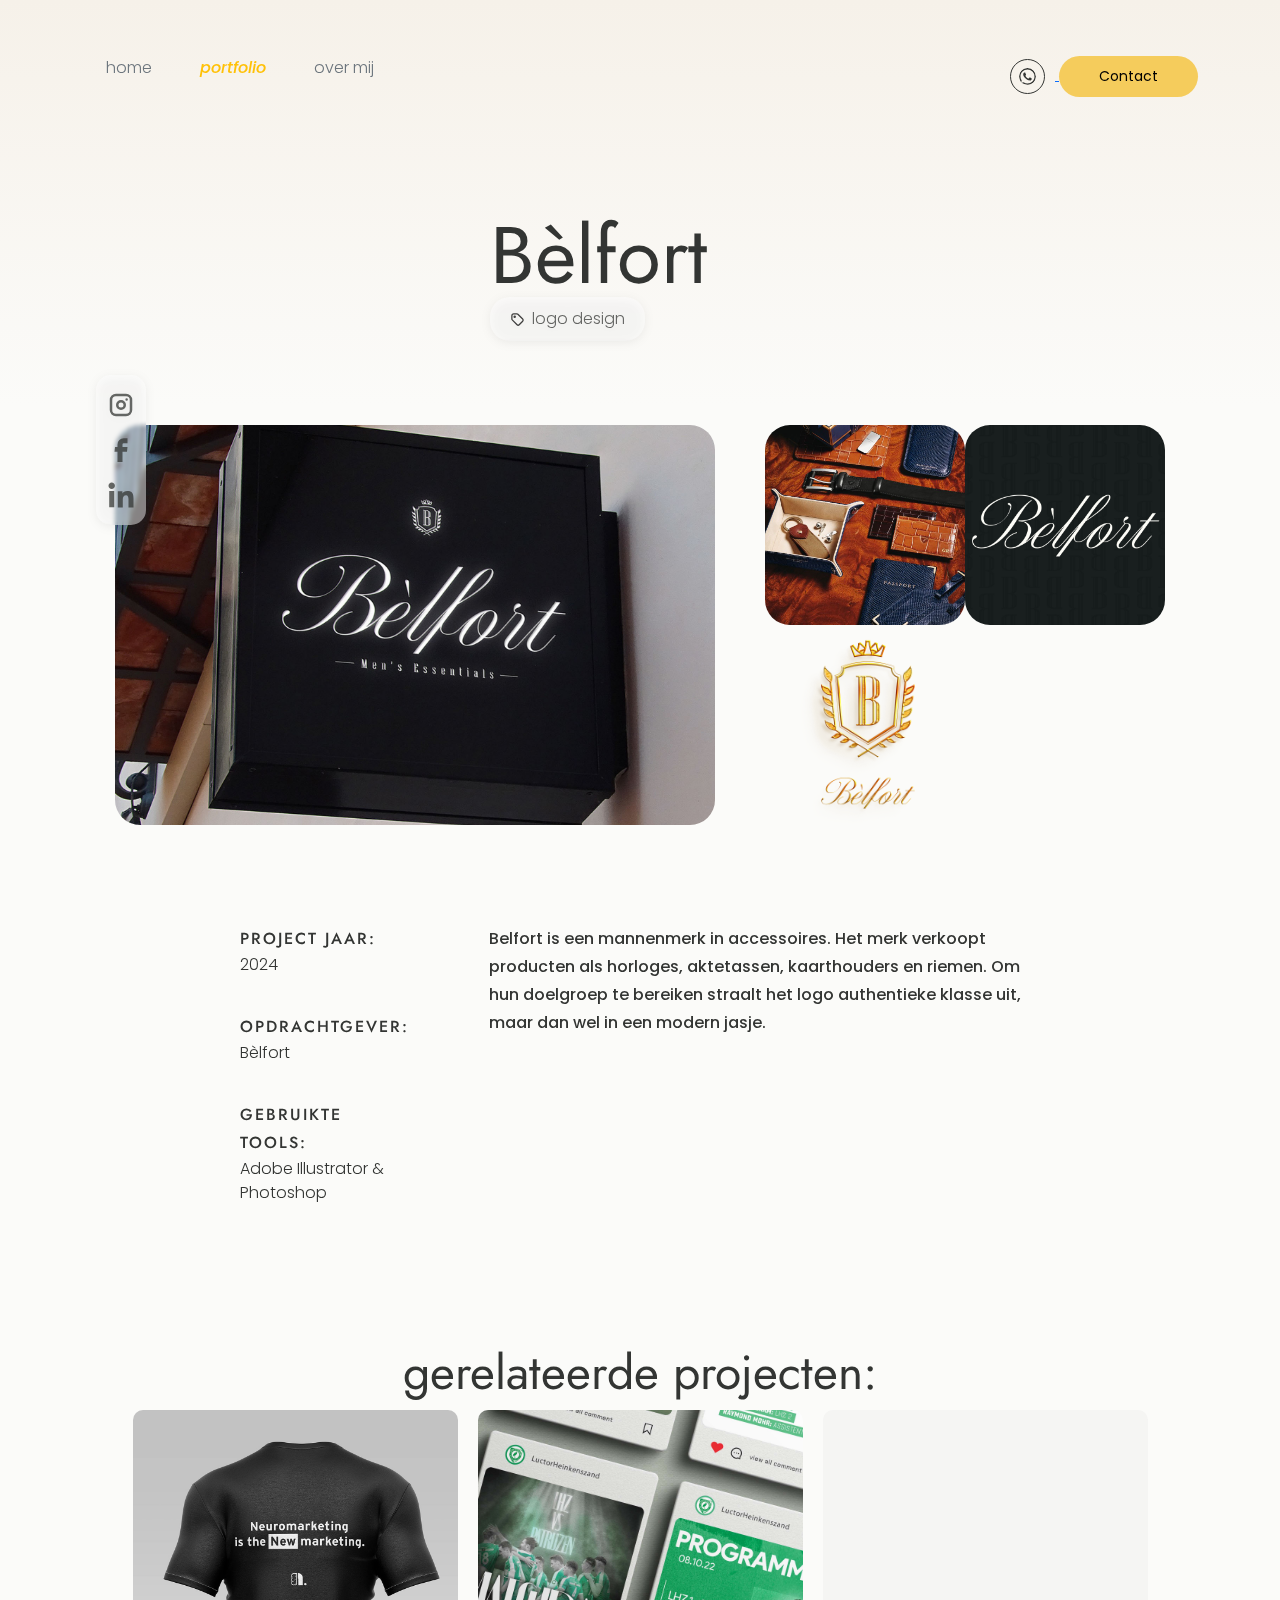
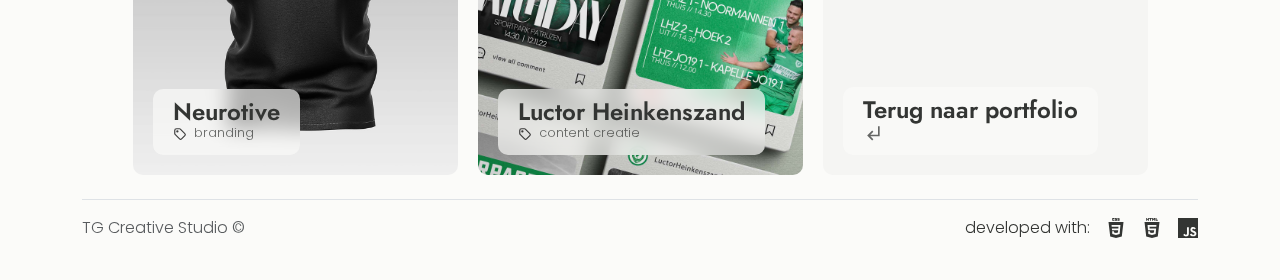
<file: public/project-belfort.html>
<!DOCTYPE html>
<html lang="en">
    <head>
        <meta charset="UTF-8" />
        <meta name="viewport" content="width=device-width, initial-scale=1.0" />
        <title>TG Creative Studio</title>
        <link rel="icon" type="image/x-icon" href="../images/favicon.ico.png" />
        <link
            href="https://cdn.jsdelivr.net/npm/bootstrap@5.3.3/dist/css/bootstrap.min.css"
            rel="stylesheet"
            integrity="sha384-QWTKZyjpPEjISv5WaRU9OFeRpok6YctnYmDr5pNlyT2bRjXh0JMhjY6hW+ALEwIH"
            crossorigin="anonymous" />
        <link rel="preconnect" href="https://fonts.googleapis.com" />
        <link rel="preconnect" href="https://fonts.gstatic.com" crossorigin />
        <link
            href="https://fonts.googleapis.com/css2?family=Jost:ital,wght@0,100..900;1,100..900&family=Poppins:ital,wght@0,100;0,200;0,300;0,400;0,500;0,600;0,700;0,800;0,900;1,100;1,200;1,300;1,400;1,500;1,600;1,700;1,800;1,900&display=swap"
            rel="stylesheet" />
        <link href="../style.css" rel="stylesheet" />
    </head>
    <body>
        <section id="social-bar">
            <div class="social-bar-column">
                <a href="https://www.instagram.com/timgoovers/" target="_blank">
                    <svg
                        xmlns="http://www.w3.org/2000/svg"
                        width="32"
                        height="32"
                        viewBox="0 0 24 24">
                        <g
                            fill="none"
                            stroke="currentColor"
                            stroke-linecap="round"
                            stroke-linejoin="round"
                            stroke-width="2">
                            <path
                                d="M4 8a4 4 0 0 1 4-4h8a4 4 0 0 1 4 4v8a4 4 0 0 1-4 4H8a4 4 0 0 1-4-4z" />
                            <path
                                d="M9 12a3 3 0 1 0 6 0a3 3 0 1 0-6 0m7.5-4.5v.01" />
                        </g>
                    </svg>
                </a>
                <a href="https://www.facebook.com/tim.goovers" target="_blank">
                    <svg
                        xmlns="http://www.w3.org/2000/svg"
                        width="32"
                        height="32"
                        viewBox="0 0 24 24">
                        <path
                            fill="currentColor"
                            d="M9.198 21.5h4v-8.01h3.604l.396-3.98h-4V7.5a1 1 0 0 1 1-1h3v-4h-3a5 5 0 0 0-5 5v2.01h-2l-.396 3.98h2.396z" />
                    </svg>
                </a>
                <a
                    href="https://www.linkedin.com/in/tim-goovers/"
                    target="_blank">
                    <svg
                        xmlns="http://www.w3.org/2000/svg"
                        width="32"
                        height="32"
                        viewBox="0 0 24 24">
                        <path
                            fill="currentColor"
                            fill-rule="evenodd"
                            d="M9.429 8.969h3.714v1.85c.535-1.064 1.907-2.02 3.968-2.02c3.951 0 4.889 2.118 4.889 6.004V22h-4v-6.312c0-2.213-.535-3.461-1.897-3.461c-1.889 0-2.674 1.345-2.674 3.46V22h-4zM2.57 21.83h4V8.799h-4zM7.143 4.55a2.53 2.53 0 0 1-.753 1.802a2.573 2.573 0 0 1-1.82.748a2.59 2.59 0 0 1-1.818-.747A2.548 2.548 0 0 1 2 4.55c0-.677.27-1.325.753-1.803A2.583 2.583 0 0 1 4.571 2c.682 0 1.336.269 1.819.747c.482.478.753 1.126.753 1.803"
                            clip-rule="evenodd" />
                    </svg>
                </a>
            </div>
        </section>

        <section id="hero-project">
            <nav id="nav-bar">
                <div class="container">
                    <header
                        class="d-flex flex-wrap align-items-center justify-content-center justify-content-md-between py-5 mb-4">
                        <ul
                            class="nav col-12 col-md-auto mb-2 justify-content-center mb-md-0">
                            <li>
                                <a
                                    href="../index.html"
                                    class="nav-link px-4 link-secondary"
                                    ><p id="nav-bar-p">home</p></a
                                >
                            </li>
                            <li>
                                <a
                                    href="./portfolio.html"
                                    class="nav-link px-4 link-warning"
                                    ><p>portfolio</p></a
                                >
                            </li>
                            <li>
                                <a
                                    href="./over-mij.html"
                                    class="nav-link px-4 link-secondary"
                                    ><p>over mij</p></a
                                >
                            </li>
                        </ul>

                        <div class="col-md-3 text-end">
                            <a href="https://wa.me/31636183491" target="_blank"
                                ><svg
                                    class="nav-svg"
                                    xmlns="http://www.w3.org/2000/svg"
                                    fill="currentColor"
                                    class="bi bi-whatsapp"
                                    viewBox="0 0 16 16">
                                    <path
                                        d="M13.601 2.326A7.85 7.85 0 0 0 7.994 0C3.627 0 .068 3.558.064 7.926c0 1.399.366 2.76 1.057 3.965L0 16l4.204-1.102a7.9 7.9 0 0 0 3.79.965h.004c4.368 0 7.926-3.558 7.93-7.93A7.9 7.9 0 0 0 13.6 2.326zM7.994 14.521a6.6 6.6 0 0 1-3.356-.92l-.24-.144-2.494.654.666-2.433-.156-.251a6.56 6.56 0 0 1-1.007-3.505c0-3.626 2.957-6.584 6.591-6.584a6.56 6.56 0 0 1 4.66 1.931 6.56 6.56 0 0 1 1.928 4.66c-.004 3.639-2.961 6.592-6.592 6.592m3.615-4.934c-.197-.099-1.17-.578-1.353-.646-.182-.065-.315-.099-.445.099-.133.197-.513.646-.627.775-.114.133-.232.148-.43.05-.197-.1-.836-.308-1.592-.985-.59-.525-.985-1.175-1.103-1.372-.114-.198-.011-.304.088-.403.087-.088.197-.232.296-.346.1-.114.133-.198.198-.33.065-.134.034-.248-.015-.347-.05-.099-.445-1.076-.612-1.47-.16-.389-.323-.335-.445-.34-.114-.007-.247-.007-.38-.007a.73.73 0 0 0-.529.247c-.182.198-.691.677-.691 1.654s.71 1.916.81 2.049c.098.133 1.394 2.132 3.383 2.992.47.205.84.326 1.129.418.475.152.904.129 1.246.08.38-.058 1.171-.48 1.338-.943.164-.464.164-.86.114-.943-.049-.084-.182-.133-.38-.232" />
                                </svg>
                            </a>
                            <a href="#contact"
                                ><button type="button" class="btn btn-warning">
                                    Contact
                                </button></a
                            >
                        </div>
                    </header>
                </div>
            </nav>

            <div class="hero-portfolio-container">
                <div class="hero-text">
                    <div class="hero-project-column">
                        <h1>Bèlfort</h1>
                        <div class="hero-backdrop backdrop-visible">
                            <div class="project-tag">
                                <img src="../images/TablerTag.svg" alt="tag" />
                                logo design
                            </div>
                        </div>
                    </div>
                </div>
            </div>
        </section>

        <section id="project">
            <div class="project-container container">
                <div class="project-flex">
                    <img
                        class="project-img-header"
                        src="../images/Projecten/Belfort/Belfort-2.jpg"
                        alt="Neurotive logo on wall" />
                    <div class="project-grid">
                        <img
                            class="project-img"
                            src="../images/Projecten/Belfort/Mood.jpg"
                            alt="Neurotive logo" />
                        <img
                            class="project-img"
                            src="../images/Projecten/Belfort/Belfort Logo Oplevering_page-0002.jpg"
                            alt="Neurotive logo" />
                        <img
                            class="project-img"
                            src="../images/Projecten/Belfort/Belfort Gold.png"
                            alt="Neurotive t-shirt voorkant" />
                    </div>
                </div>
                <div class="project-text container">
                    <div class="project-text-left">
                        <p>
                            <span>PROJECT JAAR:</span> <br />
                            2024
                        </p>
                        <p>
                            <span>OPDRACHTGEVER:</span> <br />
                            Bèlfort
                        </p>
                        <p>
                            <span>GEBRUIKTE TOOLS:</span> <br />
                            Adobe Illustrator & Photoshop
                        </p>
                    </div>
                    <div class="project-text-right">
                        <p>
                            <strong
                                >Belfort is een mannenmerk in accessoires. Het
                                merk verkoopt producten als horloges,
                                aktetassen, kaarthouders en riemen. Om hun
                                doelgroep te bereiken straalt het logo
                                authentieke klasse uit, maar dan wel in een
                                modern jasje.</strong
                            ><br /><br />
                        </p>
                    </div>
                </div>
            </div>
        </section>

        <section id="portfolio">
            <div class="portfolio-div container">
                <h3 class="project-gerelateerd-header">
                    gerelateerde projecten:
                </h3>
                <div class="portfolio-grid">
                    <div class="portfolio-card neurotive">
                        <a href="./project-neurotive.html">
                            <div class="portfolio-page-inhoud">
                                <h4>Neurotive</h4>
                                <div class="portfolio-tag">
                                    <img
                                        src="../images/TablerTag.svg"
                                        alt="tag" />
                                    branding
                                </div>
                            </div></a
                        >
                    </div>
                    <div class="portfolio-card lhz">
                        <a href="./project-lhz.html">
                            <div class="portfolio-page-inhoud">
                                <h4>Luctor Heinkenszand</h4>
                                <div class="portfolio-tag">
                                    <img
                                        src="../images/TablerTag.svg"
                                        alt="tag" />
                                    content creatie
                                </div>
                            </div></a
                        >
                    </div>
                    <div class="portfolio-card goback">
                        <a href="./portfolio.html">
                            <div class="portfolio-page-inhoud">
                                <h4>Terug naar portfolio</h4>
                                <div class="portfolio-tag">
                                    <svg
                                        xmlns="http://www.w3.org/2000/svg"
                                        width="32"
                                        height="32"
                                        viewBox="0 0 24 24">
                                        <path
                                            fill="currentColor"
                                            d="m11 9l1.42 1.42L8.83 14H18V4h2v12H8.83l3.59 3.58L11 21l-6-6z" />
                                    </svg>
                                </div></div
                        ></a>
                    </div>
                </div>
            </div>
        </section>

        <section id="footer">
            <div class="container">
                <footer
                    class="d-flex flex-wrap justify-content-between align-items-center py-3 my-4 border-top">
                    <div class="col-md-4 d-flex align-items-center">
                        <span class="mb-md-0 text-body-secondary"
                            >TG Creative Studio ©</span
                        >
                    </div>

                    <ul
                        class="nav col-md-4 justify-content-end list-unstyled d-flex">
                        <li class="ms-3">developed with:</li>
                        <li class="ms-3">
                            <svg
                                xmlns="http://www.w3.org/2000/svg"
                                width="20"
                                height="20"
                                viewBox="0 0 24 24">
                                <path
                                    fill="currentColor"
                                    d="M7.502 0h2.578v1.078h-1.5v1.078h1.5v1.078H7.502zm3.093 0h2.579v.938h-1.5v.187h1.5v2.156h-2.579v-.984h1.5v-.188h-1.5zm3.095 0h2.577v.938h-1.5v.187h1.5v2.156H13.69v-.984h1.5v-.188h-1.5z" />
                                <path
                                    fill="currentColor"
                                    fill-rule="evenodd"
                                    d="m11.991 24l-6.944-1.928L3 4.717h18L18.954 22.07zM7.047 12.573l.191 2.128h7.377l-.247 2.76l-2.374.642h-.002l-2.37-.64l-.152-1.697H7.333l.298 3.342l4.36 1.21l4.367-1.21l.532-5.964l.052-.571l.384-4.309H6.664l.194 2.129h8.136l-.194 2.18z"
                                    clip-rule="evenodd" />
                            </svg>
                            <use xlink:href="#facebook"></use>
                        </li>
                        <li class="ms-3">
                            <svg
                                xmlns="http://www.w3.org/2000/svg"
                                width="20"
                                height="20"
                                viewBox="0 0 24 24">
                                <g fill="none">
                                    <g
                                        fill="currentColor"
                                        clip-path="url(#akarIconsHtmlFill0)">
                                        <path
                                            d="M5.08 0h1.082v1.069h.99V0h1.082v3.236H7.152V2.153h-.99v1.083H5.081zm4.576 1.073h-.952V0h2.987v1.073h-.953v2.163H9.656zM12.165 0h1.128l.694 1.137L14.68 0h1.128v3.236h-1.077V1.632l-.744 1.151h-.019l-.745-1.15v1.603h-1.058zm4.181 0h1.083v2.167h1.52v1.07h-2.603z" />
                                        <path
                                            fill-rule="evenodd"
                                            d="M5.046 22.072L3 4.717h18L18.953 22.07L11.99 24zm4.137-9.5l-.194-2.18h8.145l.19-2.128H6.664l.574 6.437h7.377l-.247 2.76l-2.374.642h-.002l-2.37-.64l-.152-1.697H7.332l.298 3.342l4.36 1.21l4.367-1.21l.532-5.964l.052-.571z"
                                            clip-rule="evenodd" />
                                    </g>
                                    <defs>
                                        <clipPath id="akarIconsHtmlFill0">
                                            <path
                                                fill="#fff"
                                                d="M0 0h24v24H0z" />
                                        </clipPath>
                                    </defs>
                                </g>
                            </svg>
                        </li>
                        <li class="ms-3">
                            <svg
                                xmlns="http://www.w3.org/2000/svg"
                                width="20"
                                height="20"
                                viewBox="0 0 24 24">
                                <path
                                    fill="currentColor"
                                    d="M0 0h24v24H0zm22.034 18.276c-.175-1.095-.888-2.015-3.003-2.873c-.736-.345-1.554-.585-1.797-1.14c-.091-.33-.105-.51-.046-.705c.15-.646.915-.84 1.515-.66c.39.12.75.42.976.9c1.034-.676 1.034-.676 1.755-1.125c-.27-.42-.404-.601-.586-.78c-.63-.705-1.469-1.065-2.834-1.034l-.705.089c-.676.165-1.32.525-1.71 1.005c-1.14 1.291-.811 3.541.569 4.471c1.365 1.02 3.361 1.244 3.616 2.205c.24 1.17-.87 1.545-1.966 1.41c-.811-.18-1.26-.586-1.755-1.336l-1.83 1.051c.21.48.45.689.81 1.109c1.74 1.756 6.09 1.666 6.871-1.004c.029-.09.24-.705.074-1.65zm-8.983-7.245h-2.248c0 1.938-.009 3.864-.009 5.805c0 1.232.063 2.363-.138 2.711c-.33.689-1.18.601-1.566.48c-.396-.196-.597-.466-.83-.855c-.063-.105-.11-.196-.127-.196l-1.825 1.125c.305.63.75 1.172 1.324 1.517c.855.51 2.004.675 3.207.405c.783-.226 1.458-.691 1.811-1.411c.51-.93.402-2.07.397-3.346c.012-2.054 0-4.109 0-6.179z" />
                            </svg>
                            <use xlink:href="#instagram"></use>
                        </li>
                    </ul>
                </footer>
            </div>
        </section>
    </body>
</html>
</file>
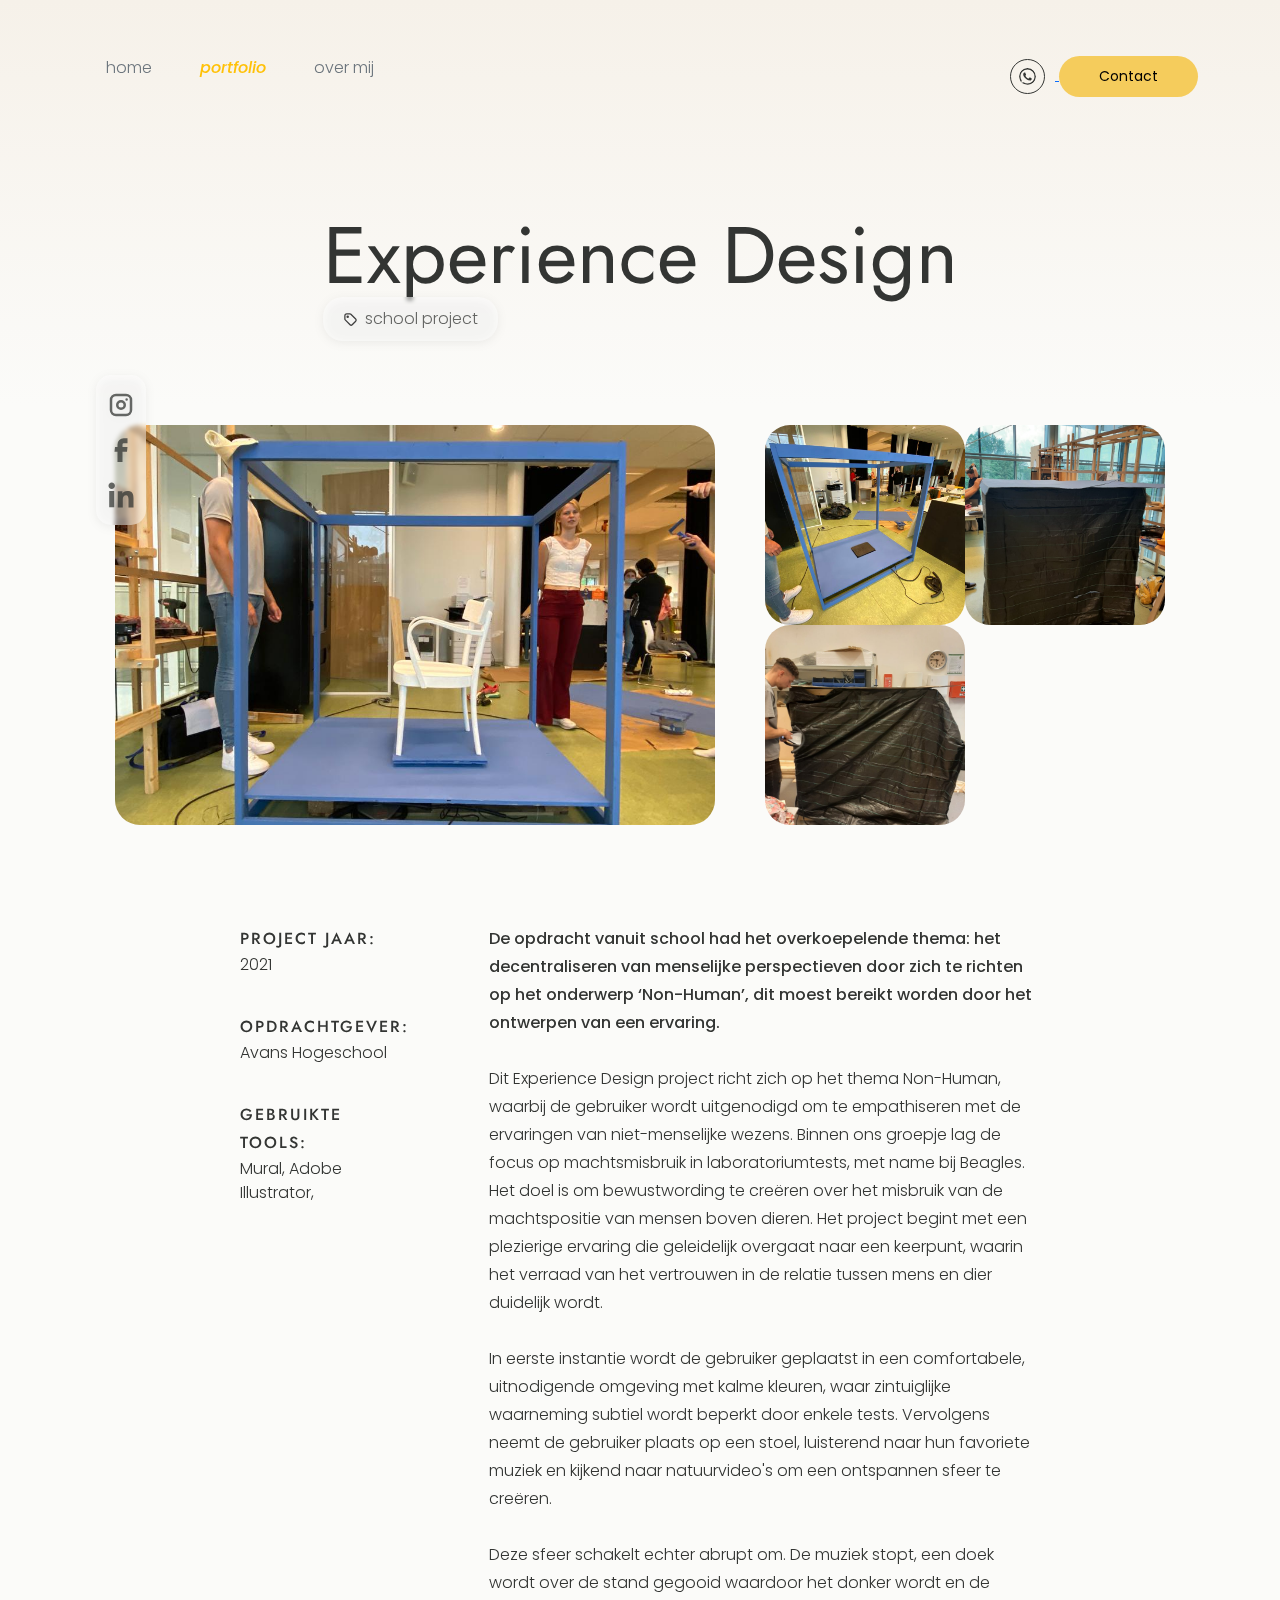
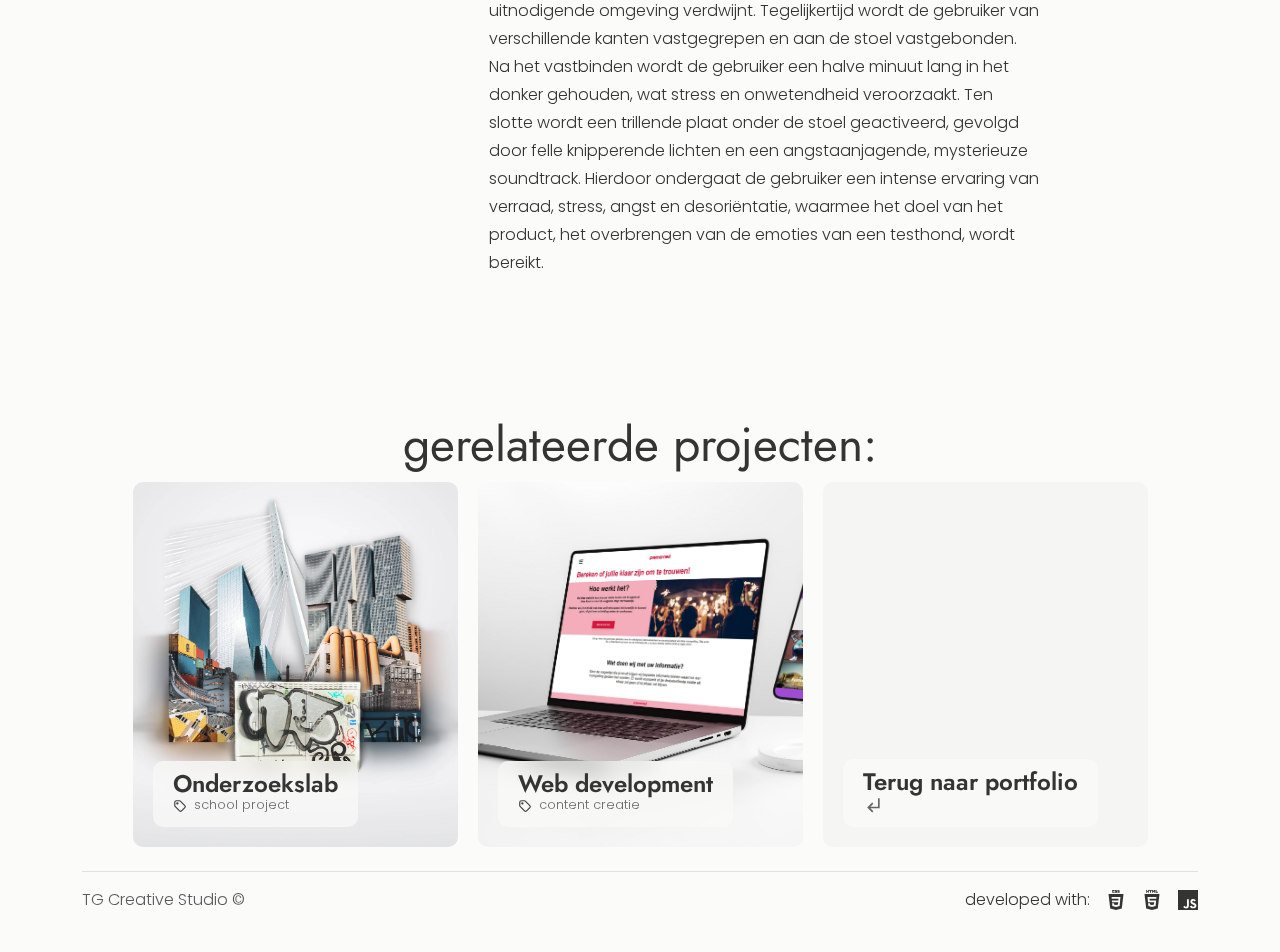
<file: public/project-exd.html>
<!DOCTYPE html>
<html lang="en">
    <head>
        <meta charset="UTF-8" />
        <meta name="viewport" content="width=device-width, initial-scale=1.0" />
        <title>TG Creative Studio</title>
        <link rel="icon" type="image/x-icon" href="../images/favicon.ico.png" />
        <link
            href="https://cdn.jsdelivr.net/npm/bootstrap@5.3.3/dist/css/bootstrap.min.css"
            rel="stylesheet"
            integrity="sha384-QWTKZyjpPEjISv5WaRU9OFeRpok6YctnYmDr5pNlyT2bRjXh0JMhjY6hW+ALEwIH"
            crossorigin="anonymous" />
        <link rel="preconnect" href="https://fonts.googleapis.com" />
        <link rel="preconnect" href="https://fonts.gstatic.com" crossorigin />
        <link
            href="https://fonts.googleapis.com/css2?family=Jost:ital,wght@0,100..900;1,100..900&family=Poppins:ital,wght@0,100;0,200;0,300;0,400;0,500;0,600;0,700;0,800;0,900;1,100;1,200;1,300;1,400;1,500;1,600;1,700;1,800;1,900&display=swap"
            rel="stylesheet" />
        <link href="../style.css" rel="stylesheet" />
    </head>
    <body>
        <section id="social-bar">
            <div class="social-bar-column">
                <a href="https://www.instagram.com/timgoovers/" target="_blank">
                    <svg
                        xmlns="http://www.w3.org/2000/svg"
                        width="32"
                        height="32"
                        viewBox="0 0 24 24">
                        <g
                            fill="none"
                            stroke="currentColor"
                            stroke-linecap="round"
                            stroke-linejoin="round"
                            stroke-width="2">
                            <path
                                d="M4 8a4 4 0 0 1 4-4h8a4 4 0 0 1 4 4v8a4 4 0 0 1-4 4H8a4 4 0 0 1-4-4z" />
                            <path
                                d="M9 12a3 3 0 1 0 6 0a3 3 0 1 0-6 0m7.5-4.5v.01" />
                        </g>
                    </svg>
                </a>
                <a href="https://www.facebook.com/tim.goovers" target="_blank">
                    <svg
                        xmlns="http://www.w3.org/2000/svg"
                        width="32"
                        height="32"
                        viewBox="0 0 24 24">
                        <path
                            fill="currentColor"
                            d="M9.198 21.5h4v-8.01h3.604l.396-3.98h-4V7.5a1 1 0 0 1 1-1h3v-4h-3a5 5 0 0 0-5 5v2.01h-2l-.396 3.98h2.396z" />
                    </svg>
                </a>
                <a
                    href="https://www.linkedin.com/in/tim-goovers/"
                    target="_blank">
                    <svg
                        xmlns="http://www.w3.org/2000/svg"
                        width="32"
                        height="32"
                        viewBox="0 0 24 24">
                        <path
                            fill="currentColor"
                            fill-rule="evenodd"
                            d="M9.429 8.969h3.714v1.85c.535-1.064 1.907-2.02 3.968-2.02c3.951 0 4.889 2.118 4.889 6.004V22h-4v-6.312c0-2.213-.535-3.461-1.897-3.461c-1.889 0-2.674 1.345-2.674 3.46V22h-4zM2.57 21.83h4V8.799h-4zM7.143 4.55a2.53 2.53 0 0 1-.753 1.802a2.573 2.573 0 0 1-1.82.748a2.59 2.59 0 0 1-1.818-.747A2.548 2.548 0 0 1 2 4.55c0-.677.27-1.325.753-1.803A2.583 2.583 0 0 1 4.571 2c.682 0 1.336.269 1.819.747c.482.478.753 1.126.753 1.803"
                            clip-rule="evenodd" />
                    </svg>
                </a>
            </div>
        </section>

        <section id="hero-project">
            <nav id="nav-bar">
                <div class="container">
                    <header
                        class="d-flex flex-wrap align-items-center justify-content-center justify-content-md-between py-5 mb-4">
                        <ul
                            class="nav col-12 col-md-auto mb-2 justify-content-center mb-md-0">
                            <li>
                                <a
                                    href="../index.html"
                                    class="nav-link px-4 link-secondary"
                                    ><p id="nav-bar-p">home</p></a
                                >
                            </li>
                            <li>
                                <a
                                    href="./portfolio.html"
                                    class="nav-link px-4 link-warning"
                                    ><p>portfolio</p></a
                                >
                            </li>
                            <li>
                                <a
                                    href="./over-mij.html"
                                    class="nav-link px-4 link-secondary"
                                    ><p>over mij</p></a
                                >
                            </li>
                        </ul>

                        <div class="col-md-3 text-end">
                            <a href="https://wa.me/31636183491" target="_blank"
                                ><svg
                                    class="nav-svg"
                                    xmlns="http://www.w3.org/2000/svg"
                                    fill="currentColor"
                                    class="bi bi-whatsapp"
                                    viewBox="0 0 16 16">
                                    <path
                                        d="M13.601 2.326A7.85 7.85 0 0 0 7.994 0C3.627 0 .068 3.558.064 7.926c0 1.399.366 2.76 1.057 3.965L0 16l4.204-1.102a7.9 7.9 0 0 0 3.79.965h.004c4.368 0 7.926-3.558 7.93-7.93A7.9 7.9 0 0 0 13.6 2.326zM7.994 14.521a6.6 6.6 0 0 1-3.356-.92l-.24-.144-2.494.654.666-2.433-.156-.251a6.56 6.56 0 0 1-1.007-3.505c0-3.626 2.957-6.584 6.591-6.584a6.56 6.56 0 0 1 4.66 1.931 6.56 6.56 0 0 1 1.928 4.66c-.004 3.639-2.961 6.592-6.592 6.592m3.615-4.934c-.197-.099-1.17-.578-1.353-.646-.182-.065-.315-.099-.445.099-.133.197-.513.646-.627.775-.114.133-.232.148-.43.05-.197-.1-.836-.308-1.592-.985-.59-.525-.985-1.175-1.103-1.372-.114-.198-.011-.304.088-.403.087-.088.197-.232.296-.346.1-.114.133-.198.198-.33.065-.134.034-.248-.015-.347-.05-.099-.445-1.076-.612-1.47-.16-.389-.323-.335-.445-.34-.114-.007-.247-.007-.38-.007a.73.73 0 0 0-.529.247c-.182.198-.691.677-.691 1.654s.71 1.916.81 2.049c.098.133 1.394 2.132 3.383 2.992.47.205.84.326 1.129.418.475.152.904.129 1.246.08.38-.058 1.171-.48 1.338-.943.164-.464.164-.86.114-.943-.049-.084-.182-.133-.38-.232" />
                                </svg>
                            </a>
                            <a href="#contact"
                                ><button type="button" class="btn btn-warning">
                                    Contact
                                </button></a
                            >
                        </div>
                    </header>
                </div>
            </nav>

            <div class="hero-portfolio-container">
                <div class="hero-text">
                    <div class="hero-project-column">
                        <h1>Experience Design</h1>
                        <div class="hero-backdrop backdrop-visible">
                            <div class="project-tag">
                                <img src="../images/TablerTag.svg" alt="tag" />
                                school project
                            </div>
                        </div>
                    </div>
                </div>
            </div>
        </section>

        <section id="project">
            <div class="project-container container">
                <div class="project-flex">
                    <img
                        class="project-img-header"
                        src="../images/Projecten/EXD/EXD afbeelding 1.jpeg"
                        alt="Neurotive logo on wall" />
                    <div class="project-grid">
                        <img
                            class="project-img"
                            src="../images/Projecten/EXD/EXD afbeelding 2.jpeg"
                            alt="Neurotive t-shirt voorkant" />
                        <img
                            class="project-img"
                            src="../images/Projecten/EXD/EXD afbeelding 3.jpeg"
                            alt="Neurotive t-shirt achterkant" />
                        <img
                            class="project-img"
                            src="../images/Projecten/EXD/EXD afbeelding 4.jpeg"
                            alt="Neurotive logo" />
                    </div>
                </div>
                <div class="project-text container">
                    <div class="project-text-left">
                        <p>
                            <span>PROJECT JAAR:</span> <br />
                            2021
                        </p>
                        <p>
                            <span>OPDRACHTGEVER:</span> <br />
                            Avans Hogeschool
                        </p>
                        <p>
                            <span>GEBRUIKTE TOOLS:</span> <br />
                            Mural, Adobe Illustrator,
                        </p>
                    </div>
                    <div class="project-text-right">
                        <p>
                            <strong
                                >De opdracht vanuit school had het
                                overkoepelende thema: het decentraliseren van
                                menselijke perspectieven door zich te richten op
                                het onderwerp ‘Non-Human’, dit moest bereikt
                                worden door het ontwerpen van een
                                ervaring.</strong
                            >
                            <br /><br />
                            Dit Experience Design project richt zich op het
                            thema Non-Human, waarbij de gebruiker wordt
                            uitgenodigd om te empathiseren met de ervaringen van
                            niet-menselijke wezens. Binnen ons groepje lag de
                            focus op machtsmisbruik in laboratoriumtests, met
                            name bij Beagles. Het doel is om bewustwording te
                            creëren over het misbruik van de machtspositie van
                            mensen boven dieren. Het project begint met een
                            plezierige ervaring die geleidelijk overgaat naar
                            een keerpunt, waarin het verraad van het vertrouwen
                            in de relatie tussen mens en dier duidelijk
                            wordt.<br /><br />
                            In eerste instantie wordt de gebruiker geplaatst in
                            een comfortabele, uitnodigende omgeving met kalme
                            kleuren, waar zintuiglijke waarneming subtiel wordt
                            beperkt door enkele tests. Vervolgens neemt de
                            gebruiker plaats op een stoel, luisterend naar hun
                            favoriete muziek en kijkend naar natuurvideo's om
                            een ontspannen sfeer te creëren.<br /><br />
                            Deze sfeer schakelt echter abrupt om. De muziek
                            stopt, een doek wordt over de stand gegooid waardoor
                            het donker wordt en de uitnodigende omgeving
                            verdwijnt. Tegelijkertijd wordt de gebruiker van
                            verschillende kanten vastgegrepen en aan de stoel
                            vastgebonden. Na het vastbinden wordt de gebruiker
                            een halve minuut lang in het donker gehouden, wat
                            stress en onwetendheid veroorzaakt. Ten slotte wordt
                            een trillende plaat onder de stoel geactiveerd,
                            gevolgd door felle knipperende lichten en een
                            angstaanjagende, mysterieuze soundtrack. Hierdoor
                            ondergaat de gebruiker een intense ervaring van
                            verraad, stress, angst en desoriëntatie, waarmee het
                            doel van het product, het overbrengen van de emoties
                            van een testhond, wordt bereikt.
                        </p>
                    </div>
                </div>
            </div>
        </section>

        <section id="portfolio">
            <div class="portfolio-div container">
                <h3 class="project-gerelateerd-header">
                    gerelateerde projecten:
                </h3>
                <div class="portfolio-grid">
                    <div class="portfolio-card lab">
                        <a href="#">
                            <div class="portfolio-page-inhoud">
                                <h4>Onderzoekslab</h4>
                                <div class="portfolio-tag">
                                    <img
                                        src="../images/TablerTag.svg"
                                        alt="tag" />
                                    school project
                                </div>
                            </div></a
                        >
                    </div>
                    <div class="portfolio-card web">
                        <a href="./project-web.html">
                            <div class="portfolio-page-inhoud">
                                <h4>Web development</h4>
                                <div class="portfolio-tag">
                                    <img
                                        src="../images/TablerTag.svg"
                                        alt="tag" />
                                    content creatie
                                </div>
                            </div></a
                        >
                    </div>
                    <div class="portfolio-card goback">
                        <a href="./portfolio.html">
                            <div class="portfolio-page-inhoud">
                                <h4>Terug naar portfolio</h4>
                                <div class="portfolio-tag">
                                    <svg
                                        xmlns="http://www.w3.org/2000/svg"
                                        width="32"
                                        height="32"
                                        viewBox="0 0 24 24">
                                        <path
                                            fill="currentColor"
                                            d="m11 9l1.42 1.42L8.83 14H18V4h2v12H8.83l3.59 3.58L11 21l-6-6z" />
                                    </svg>
                                </div></div
                        ></a>
                    </div>
                </div>
            </div>
        </section>

        <section id="footer">
            <div class="container">
                <footer
                    class="d-flex flex-wrap justify-content-between align-items-center py-3 my-4 border-top">
                    <div class="col-md-4 d-flex align-items-center">
                        <span class="mb-3 mb-md-0 text-body-secondary"
                            >TG Creative Studio ©</span
                        >
                    </div>

                    <ul
                        class="nav col-md-4 justify-content-end list-unstyled d-flex">
                        <li class="ms-3">developed with:</li>
                        <li class="ms-3">
                            <svg
                                xmlns="http://www.w3.org/2000/svg"
                                width="20"
                                height="20"
                                viewBox="0 0 24 24">
                                <path
                                    fill="currentColor"
                                    d="M7.502 0h2.578v1.078h-1.5v1.078h1.5v1.078H7.502zm3.093 0h2.579v.938h-1.5v.187h1.5v2.156h-2.579v-.984h1.5v-.188h-1.5zm3.095 0h2.577v.938h-1.5v.187h1.5v2.156H13.69v-.984h1.5v-.188h-1.5z" />
                                <path
                                    fill="currentColor"
                                    fill-rule="evenodd"
                                    d="m11.991 24l-6.944-1.928L3 4.717h18L18.954 22.07zM7.047 12.573l.191 2.128h7.377l-.247 2.76l-2.374.642h-.002l-2.37-.64l-.152-1.697H7.333l.298 3.342l4.36 1.21l4.367-1.21l.532-5.964l.052-.571l.384-4.309H6.664l.194 2.129h8.136l-.194 2.18z"
                                    clip-rule="evenodd" />
                            </svg>
                            <use xlink:href="#facebook"></use>
                        </li>
                        <li class="ms-3">
                            <svg
                                xmlns="http://www.w3.org/2000/svg"
                                width="20"
                                height="20"
                                viewBox="0 0 24 24">
                                <g fill="none">
                                    <g
                                        fill="currentColor"
                                        clip-path="url(#akarIconsHtmlFill0)">
                                        <path
                                            d="M5.08 0h1.082v1.069h.99V0h1.082v3.236H7.152V2.153h-.99v1.083H5.081zm4.576 1.073h-.952V0h2.987v1.073h-.953v2.163H9.656zM12.165 0h1.128l.694 1.137L14.68 0h1.128v3.236h-1.077V1.632l-.744 1.151h-.019l-.745-1.15v1.603h-1.058zm4.181 0h1.083v2.167h1.52v1.07h-2.603z" />
                                        <path
                                            fill-rule="evenodd"
                                            d="M5.046 22.072L3 4.717h18L18.953 22.07L11.99 24zm4.137-9.5l-.194-2.18h8.145l.19-2.128H6.664l.574 6.437h7.377l-.247 2.76l-2.374.642h-.002l-2.37-.64l-.152-1.697H7.332l.298 3.342l4.36 1.21l4.367-1.21l.532-5.964l.052-.571z"
                                            clip-rule="evenodd" />
                                    </g>
                                    <defs>
                                        <clipPath id="akarIconsHtmlFill0">
                                            <path
                                                fill="#fff"
                                                d="M0 0h24v24H0z" />
                                        </clipPath>
                                    </defs>
                                </g>
                            </svg>
                        </li>
                        <li class="ms-3">
                            <svg
                                xmlns="http://www.w3.org/2000/svg"
                                width="20"
                                height="20"
                                viewBox="0 0 24 24">
                                <path
                                    fill="currentColor"
                                    d="M0 0h24v24H0zm22.034 18.276c-.175-1.095-.888-2.015-3.003-2.873c-.736-.345-1.554-.585-1.797-1.14c-.091-.33-.105-.51-.046-.705c.15-.646.915-.84 1.515-.66c.39.12.75.42.976.9c1.034-.676 1.034-.676 1.755-1.125c-.27-.42-.404-.601-.586-.78c-.63-.705-1.469-1.065-2.834-1.034l-.705.089c-.676.165-1.32.525-1.71 1.005c-1.14 1.291-.811 3.541.569 4.471c1.365 1.02 3.361 1.244 3.616 2.205c.24 1.17-.87 1.545-1.966 1.41c-.811-.18-1.26-.586-1.755-1.336l-1.83 1.051c.21.48.45.689.81 1.109c1.74 1.756 6.09 1.666 6.871-1.004c.029-.09.24-.705.074-1.65zm-8.983-7.245h-2.248c0 1.938-.009 3.864-.009 5.805c0 1.232.063 2.363-.138 2.711c-.33.689-1.18.601-1.566.48c-.396-.196-.597-.466-.83-.855c-.063-.105-.11-.196-.127-.196l-1.825 1.125c.305.63.75 1.172 1.324 1.517c.855.51 2.004.675 3.207.405c.783-.226 1.458-.691 1.811-1.411c.51-.93.402-2.07.397-3.346c.012-2.054 0-4.109 0-6.179z" />
                            </svg>
                            <use xlink:href="#instagram"></use>
                        </li>
                    </ul>
                </footer>
            </div>
        </section>
    </body>
</html>
</file>
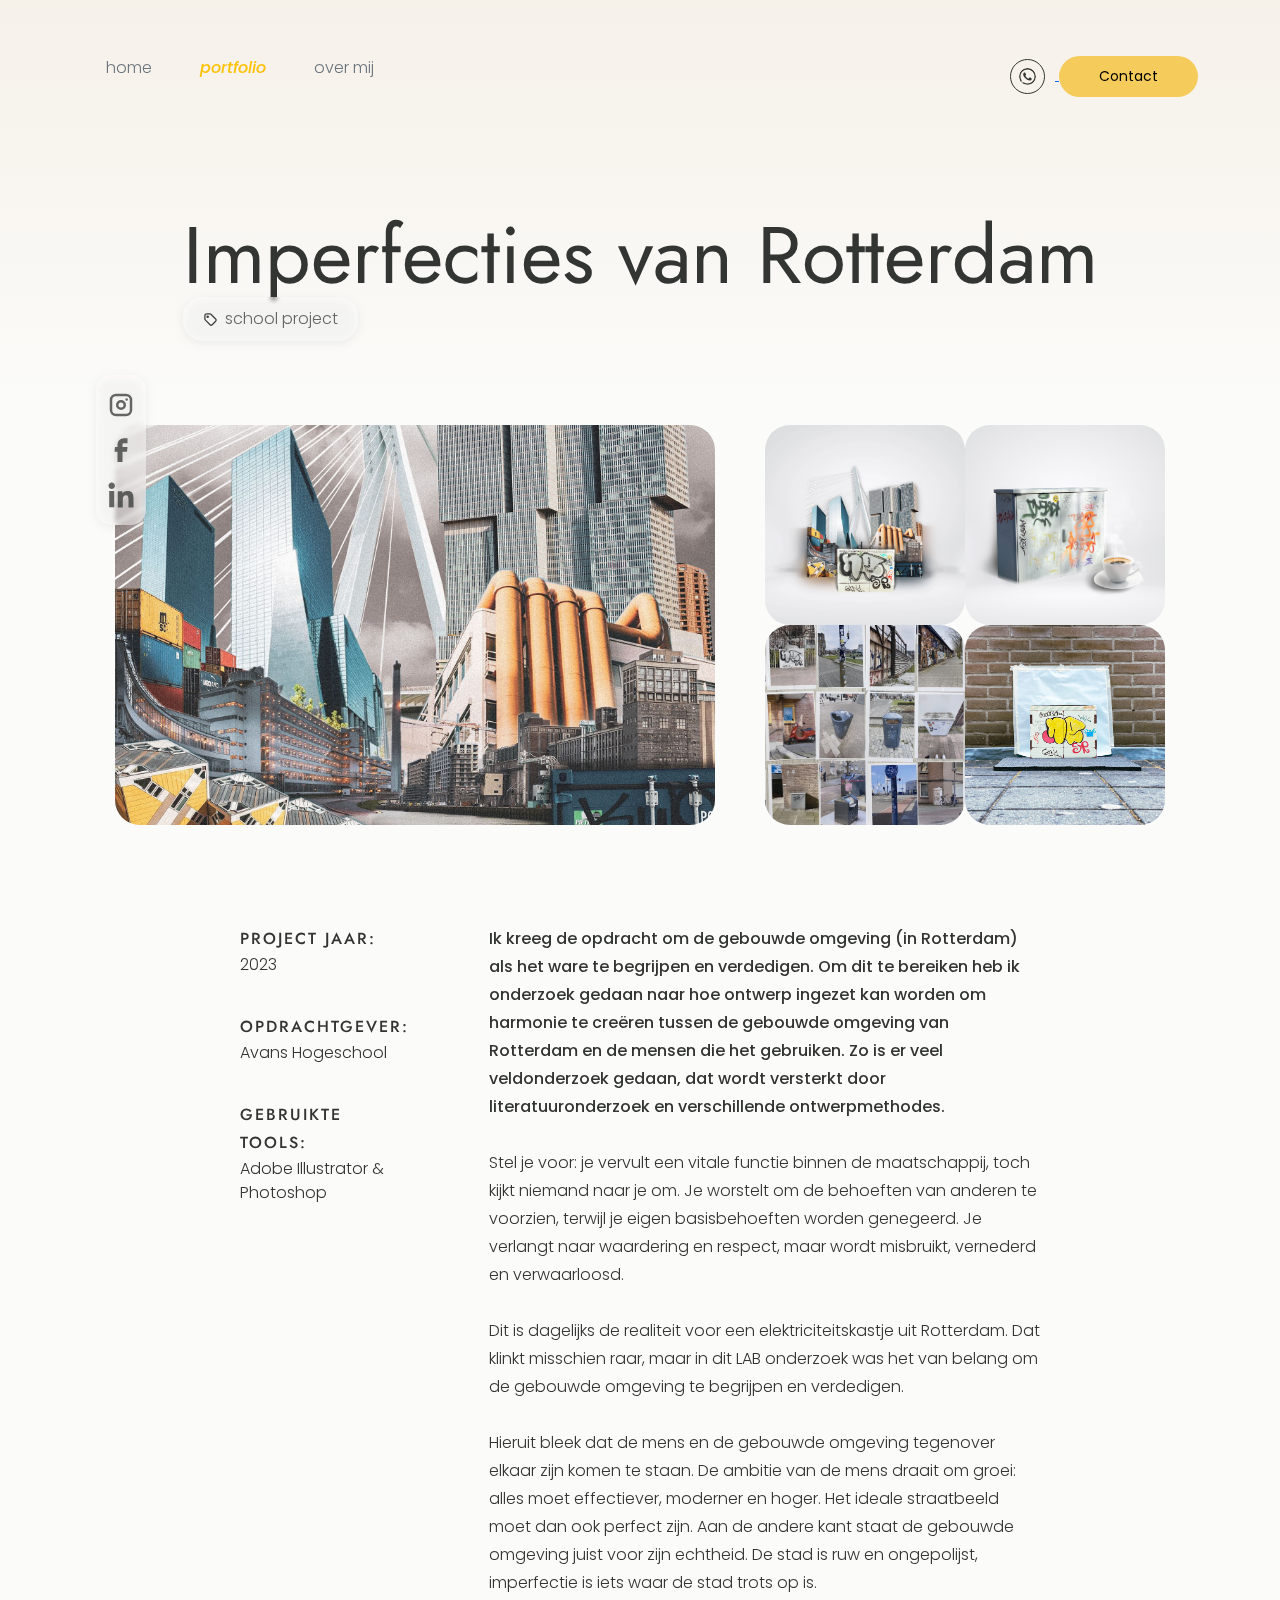
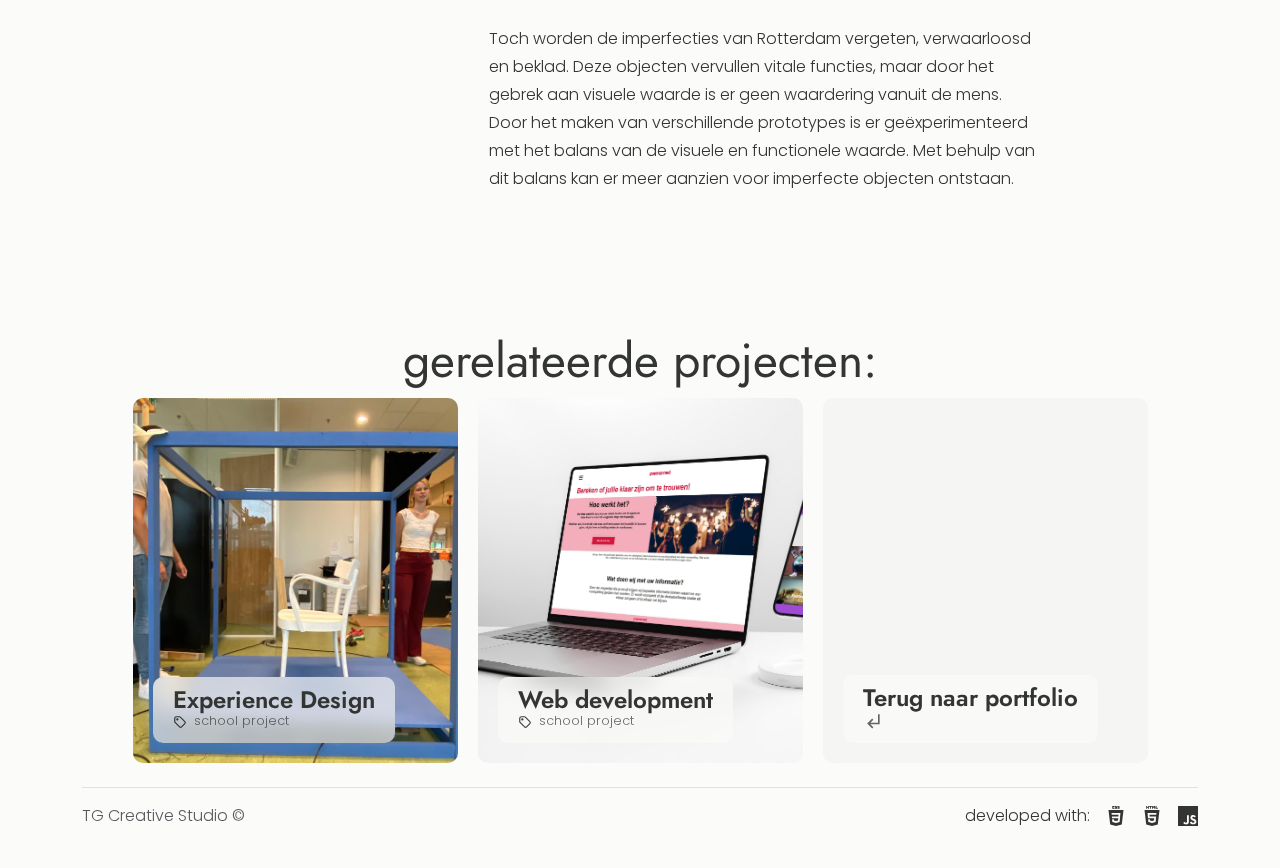
<file: public/project-lab.html>
<!DOCTYPE html>
<html lang="en">
    <head>
        <meta charset="UTF-8" />
        <meta name="viewport" content="width=device-width, initial-scale=1.0" />
        <title>TG Creative Studio</title>
        <link rel="icon" type="image/x-icon" href="../images/favicon.ico.png" />
        <link
            href="https://cdn.jsdelivr.net/npm/bootstrap@5.3.3/dist/css/bootstrap.min.css"
            rel="stylesheet"
            integrity="sha384-QWTKZyjpPEjISv5WaRU9OFeRpok6YctnYmDr5pNlyT2bRjXh0JMhjY6hW+ALEwIH"
            crossorigin="anonymous" />
        <link rel="preconnect" href="https://fonts.googleapis.com" />
        <link rel="preconnect" href="https://fonts.gstatic.com" crossorigin />
        <link
            href="https://fonts.googleapis.com/css2?family=Jost:ital,wght@0,100..900;1,100..900&family=Poppins:ital,wght@0,100;0,200;0,300;0,400;0,500;0,600;0,700;0,800;0,900;1,100;1,200;1,300;1,400;1,500;1,600;1,700;1,800;1,900&display=swap"
            rel="stylesheet" />
        <link href="../style.css" rel="stylesheet" />
    </head>
    <body>
        <section id="social-bar">
            <div class="social-bar-column">
                <a href="https://www.instagram.com/timgoovers/" target="_blank">
                    <svg
                        xmlns="http://www.w3.org/2000/svg"
                        width="32"
                        height="32"
                        viewBox="0 0 24 24">
                        <g
                            fill="none"
                            stroke="currentColor"
                            stroke-linecap="round"
                            stroke-linejoin="round"
                            stroke-width="2">
                            <path
                                d="M4 8a4 4 0 0 1 4-4h8a4 4 0 0 1 4 4v8a4 4 0 0 1-4 4H8a4 4 0 0 1-4-4z" />
                            <path
                                d="M9 12a3 3 0 1 0 6 0a3 3 0 1 0-6 0m7.5-4.5v.01" />
                        </g>
                    </svg>
                </a>
                <a href="https://www.facebook.com/tim.goovers" target="_blank">
                    <svg
                        xmlns="http://www.w3.org/2000/svg"
                        width="32"
                        height="32"
                        viewBox="0 0 24 24">
                        <path
                            fill="currentColor"
                            d="M9.198 21.5h4v-8.01h3.604l.396-3.98h-4V7.5a1 1 0 0 1 1-1h3v-4h-3a5 5 0 0 0-5 5v2.01h-2l-.396 3.98h2.396z" />
                    </svg>
                </a>
                <a
                    href="https://www.linkedin.com/in/tim-goovers/"
                    target="_blank">
                    <svg
                        xmlns="http://www.w3.org/2000/svg"
                        width="32"
                        height="32"
                        viewBox="0 0 24 24">
                        <path
                            fill="currentColor"
                            fill-rule="evenodd"
                            d="M9.429 8.969h3.714v1.85c.535-1.064 1.907-2.02 3.968-2.02c3.951 0 4.889 2.118 4.889 6.004V22h-4v-6.312c0-2.213-.535-3.461-1.897-3.461c-1.889 0-2.674 1.345-2.674 3.46V22h-4zM2.57 21.83h4V8.799h-4zM7.143 4.55a2.53 2.53 0 0 1-.753 1.802a2.573 2.573 0 0 1-1.82.748a2.59 2.59 0 0 1-1.818-.747A2.548 2.548 0 0 1 2 4.55c0-.677.27-1.325.753-1.803A2.583 2.583 0 0 1 4.571 2c.682 0 1.336.269 1.819.747c.482.478.753 1.126.753 1.803"
                            clip-rule="evenodd" />
                    </svg>
                </a>
            </div>
        </section>

        <section id="hero-project">
            <nav id="nav-bar">
                <div class="container">
                    <header
                        class="d-flex flex-wrap align-items-center justify-content-center justify-content-md-between py-5 mb-4">
                        <ul
                            class="nav col-12 col-md-auto mb-2 justify-content-center mb-md-0">
                            <li>
                                <a
                                    href="../index.html"
                                    class="nav-link px-4 link-secondary"
                                    ><p id="nav-bar-p">home</p></a
                                >
                            </li>
                            <li>
                                <a
                                    href="./portfolio.html"
                                    class="nav-link px-4 link-warning"
                                    ><p>portfolio</p></a
                                >
                            </li>
                            <li>
                                <a
                                    href="./over-mij.html"
                                    class="nav-link px-4 link-secondary"
                                    ><p>over mij</p></a
                                >
                            </li>
                        </ul>

                        <div class="col-md-3 text-end">
                            <a href="https://wa.me/31636183491" target="_blank"
                                ><svg
                                    class="nav-svg"
                                    xmlns="http://www.w3.org/2000/svg"
                                    fill="currentColor"
                                    class="bi bi-whatsapp"
                                    viewBox="0 0 16 16">
                                    <path
                                        d="M13.601 2.326A7.85 7.85 0 0 0 7.994 0C3.627 0 .068 3.558.064 7.926c0 1.399.366 2.76 1.057 3.965L0 16l4.204-1.102a7.9 7.9 0 0 0 3.79.965h.004c4.368 0 7.926-3.558 7.93-7.93A7.9 7.9 0 0 0 13.6 2.326zM7.994 14.521a6.6 6.6 0 0 1-3.356-.92l-.24-.144-2.494.654.666-2.433-.156-.251a6.56 6.56 0 0 1-1.007-3.505c0-3.626 2.957-6.584 6.591-6.584a6.56 6.56 0 0 1 4.66 1.931 6.56 6.56 0 0 1 1.928 4.66c-.004 3.639-2.961 6.592-6.592 6.592m3.615-4.934c-.197-.099-1.17-.578-1.353-.646-.182-.065-.315-.099-.445.099-.133.197-.513.646-.627.775-.114.133-.232.148-.43.05-.197-.1-.836-.308-1.592-.985-.59-.525-.985-1.175-1.103-1.372-.114-.198-.011-.304.088-.403.087-.088.197-.232.296-.346.1-.114.133-.198.198-.33.065-.134.034-.248-.015-.347-.05-.099-.445-1.076-.612-1.47-.16-.389-.323-.335-.445-.34-.114-.007-.247-.007-.38-.007a.73.73 0 0 0-.529.247c-.182.198-.691.677-.691 1.654s.71 1.916.81 2.049c.098.133 1.394 2.132 3.383 2.992.47.205.84.326 1.129.418.475.152.904.129 1.246.08.38-.058 1.171-.48 1.338-.943.164-.464.164-.86.114-.943-.049-.084-.182-.133-.38-.232" />
                                </svg>
                            </a>
                            <a href="#contact"
                                ><button type="button" class="btn btn-warning">
                                    Contact
                                </button></a
                            >
                        </div>
                    </header>
                </div>
            </nav>

            <div class="hero-portfolio-container">
                <div class="hero-text">
                    <div class="hero-project-column">
                        <h1>Imperfecties van Rotterdam</h1>
                        <div class="hero-backdrop backdrop-visible">
                            <div class="project-tag">
                                <img src="../images/TablerTag.svg" alt="tag" />
                                school project
                            </div>
                        </div>
                    </div>
                </div>
            </div>
        </section>

        <section id="project">
            <div class="project-container container">
                <div class="project-flex">
                    <img
                        class="project-img-header"
                        src="../images/Projecten/LAB/LabsRdam-staand.jpg"
                        alt="Neurotive logo on wall" />
                    <div class="project-grid">
                        <img
                            class="project-img"
                            src="../images/Projecten/LAB/Infographic opzet 2.jpg"
                            alt="Neurotive t-shirt voorkant" />
                        <img
                            class="project-img"
                            src="../images/Projecten/LAB/POSTER KOFFIE.jpg"
                            alt="Neurotive logo" />
                        <img
                            class="project-img"
                            src="../images/Projecten/LAB/IMG_5332.JPEG"
                            alt="Neurotive t-shirt achterkant" />
                        <img
                            class="project-img"
                            src="../images/Projecten/LAB/IMG_5303.jpg"
                            alt="Neurotive logo" />
                    </div>
                </div>
                <div class="project-text container">
                    <div class="project-text-left">
                        <p>
                            <span>PROJECT JAAR:</span> <br />
                            2023
                        </p>
                        <p>
                            <span>OPDRACHTGEVER:</span> <br />
                            Avans Hogeschool
                        </p>
                        <p>
                            <span>GEBRUIKTE TOOLS:</span> <br />
                            Adobe Illustrator & Photoshop
                        </p>
                    </div>
                    <div class="project-text-right">
                        <p>
                            <strong
                                >Ik kreeg de opdracht om de gebouwde omgeving
                                (in Rotterdam) als het ware te begrijpen en
                                verdedigen. Om dit te bereiken heb ik onderzoek
                                gedaan naar hoe ontwerp ingezet kan worden om
                                harmonie te creëren tussen de gebouwde omgeving
                                van Rotterdam en de mensen die het gebruiken. Zo
                                is er veel veldonderzoek gedaan, dat wordt
                                versterkt door literatuuronderzoek en
                                verschillende ontwerpmethodes.</strong
                            >
                            <br /><br />
                            Stel je voor: je vervult een vitale functie binnen
                            de maatschappij, toch kijkt niemand naar je om. Je
                            worstelt om de behoeften van anderen te voorzien,
                            terwijl je eigen basisbehoeften worden genegeerd. Je
                            verlangt naar waardering en respect, maar wordt
                            misbruikt, vernederd en verwaarloosd.<br /><br />
                            Dit is dagelijks de realiteit voor een
                            elektriciteitskastje uit Rotterdam. Dat klinkt
                            misschien raar, maar in dit LAB onderzoek was het
                            van belang om de gebouwde omgeving te begrijpen en
                            verdedigen.<br /><br />
                            Hieruit bleek dat de mens en de gebouwde omgeving
                            tegenover elkaar zijn komen te staan. De ambitie van
                            de mens draait om groei: alles moet effectiever,
                            moderner en hoger. Het ideale straatbeeld moet dan
                            ook perfect zijn. Aan de andere kant staat de
                            gebouwde omgeving juist voor zijn echtheid. De stad
                            is ruw en ongepolijst, imperfectie is iets waar de
                            stad trots op is.<br /><br />
                            Toch worden de imperfecties van Rotterdam vergeten,
                            verwaarloosd en beklad. Deze objecten vervullen
                            vitale functies, maar door het gebrek aan visuele
                            waarde is er geen waardering vanuit de mens. Door
                            het maken van verschillende prototypes is er
                            geëxperimenteerd met het balans van de visuele en
                            functionele waarde. Met behulp van dit balans kan er
                            meer aanzien voor imperfecte objecten ontstaan.
                        </p>
                    </div>
                </div>
            </div>
        </section>

        <section id="portfolio">
            <div class="portfolio-div container">
                <h3 class="project-gerelateerd-header">
                    gerelateerde projecten:
                </h3>
                <div class="portfolio-grid">
                    <div class="portfolio-card exd">
                        <a href="./project-exd.html">
                            <div class="portfolio-page-inhoud">
                                <h4>Experience Design</h4>
                                <div class="portfolio-tag">
                                    <img
                                        src="../images/TablerTag.svg"
                                        alt="tag" />
                                    school project
                                </div>
                            </div></a
                        >
                    </div>
                    <div class="portfolio-card web">
                        <a href="./project-web.html">
                            <div class="portfolio-page-inhoud">
                                <h4>Web development</h4>
                                <div class="portfolio-tag">
                                    <img
                                        src="../images/TablerTag.svg"
                                        alt="tag" />
                                    school project
                                </div>
                            </div></a
                        >
                    </div>
                    <div class="portfolio-card goback">
                        <a href="./portfolio.html">
                            <div class="portfolio-page-inhoud">
                                <h4>Terug naar portfolio</h4>
                                <div class="portfolio-tag">
                                    <svg
                                        xmlns="http://www.w3.org/2000/svg"
                                        width="32"
                                        height="32"
                                        viewBox="0 0 24 24">
                                        <path
                                            fill="currentColor"
                                            d="m11 9l1.42 1.42L8.83 14H18V4h2v12H8.83l3.59 3.58L11 21l-6-6z" />
                                    </svg>
                                </div></div
                        ></a>
                    </div>
                </div>
            </div>
        </section>

        <section id="footer">
            <div class="container">
                <footer
                    class="d-flex flex-wrap justify-content-between align-items-center py-3 my-4 border-top">
                    <div class="col-md-4 d-flex align-items-center">
                        <span class="mb-3 mb-md-0 text-body-secondary"
                            >TG Creative Studio ©</span
                        >
                    </div>

                    <ul
                        class="nav col-md-4 justify-content-end list-unstyled d-flex">
                        <li class="ms-3">developed with:</li>
                        <li class="ms-3">
                            <svg
                                xmlns="http://www.w3.org/2000/svg"
                                width="20"
                                height="20"
                                viewBox="0 0 24 24">
                                <path
                                    fill="currentColor"
                                    d="M7.502 0h2.578v1.078h-1.5v1.078h1.5v1.078H7.502zm3.093 0h2.579v.938h-1.5v.187h1.5v2.156h-2.579v-.984h1.5v-.188h-1.5zm3.095 0h2.577v.938h-1.5v.187h1.5v2.156H13.69v-.984h1.5v-.188h-1.5z" />
                                <path
                                    fill="currentColor"
                                    fill-rule="evenodd"
                                    d="m11.991 24l-6.944-1.928L3 4.717h18L18.954 22.07zM7.047 12.573l.191 2.128h7.377l-.247 2.76l-2.374.642h-.002l-2.37-.64l-.152-1.697H7.333l.298 3.342l4.36 1.21l4.367-1.21l.532-5.964l.052-.571l.384-4.309H6.664l.194 2.129h8.136l-.194 2.18z"
                                    clip-rule="evenodd" />
                            </svg>
                            <use xlink:href="#facebook"></use>
                        </li>
                        <li class="ms-3">
                            <svg
                                xmlns="http://www.w3.org/2000/svg"
                                width="20"
                                height="20"
                                viewBox="0 0 24 24">
                                <g fill="none">
                                    <g
                                        fill="currentColor"
                                        clip-path="url(#akarIconsHtmlFill0)">
                                        <path
                                            d="M5.08 0h1.082v1.069h.99V0h1.082v3.236H7.152V2.153h-.99v1.083H5.081zm4.576 1.073h-.952V0h2.987v1.073h-.953v2.163H9.656zM12.165 0h1.128l.694 1.137L14.68 0h1.128v3.236h-1.077V1.632l-.744 1.151h-.019l-.745-1.15v1.603h-1.058zm4.181 0h1.083v2.167h1.52v1.07h-2.603z" />
                                        <path
                                            fill-rule="evenodd"
                                            d="M5.046 22.072L3 4.717h18L18.953 22.07L11.99 24zm4.137-9.5l-.194-2.18h8.145l.19-2.128H6.664l.574 6.437h7.377l-.247 2.76l-2.374.642h-.002l-2.37-.64l-.152-1.697H7.332l.298 3.342l4.36 1.21l4.367-1.21l.532-5.964l.052-.571z"
                                            clip-rule="evenodd" />
                                    </g>
                                    <defs>
                                        <clipPath id="akarIconsHtmlFill0">
                                            <path
                                                fill="#fff"
                                                d="M0 0h24v24H0z" />
                                        </clipPath>
                                    </defs>
                                </g>
                            </svg>
                        </li>
                        <li class="ms-3">
                            <svg
                                xmlns="http://www.w3.org/2000/svg"
                                width="20"
                                height="20"
                                viewBox="0 0 24 24">
                                <path
                                    fill="currentColor"
                                    d="M0 0h24v24H0zm22.034 18.276c-.175-1.095-.888-2.015-3.003-2.873c-.736-.345-1.554-.585-1.797-1.14c-.091-.33-.105-.51-.046-.705c.15-.646.915-.84 1.515-.66c.39.12.75.42.976.9c1.034-.676 1.034-.676 1.755-1.125c-.27-.42-.404-.601-.586-.78c-.63-.705-1.469-1.065-2.834-1.034l-.705.089c-.676.165-1.32.525-1.71 1.005c-1.14 1.291-.811 3.541.569 4.471c1.365 1.02 3.361 1.244 3.616 2.205c.24 1.17-.87 1.545-1.966 1.41c-.811-.18-1.26-.586-1.755-1.336l-1.83 1.051c.21.48.45.689.81 1.109c1.74 1.756 6.09 1.666 6.871-1.004c.029-.09.24-.705.074-1.65zm-8.983-7.245h-2.248c0 1.938-.009 3.864-.009 5.805c0 1.232.063 2.363-.138 2.711c-.33.689-1.18.601-1.566.48c-.396-.196-.597-.466-.83-.855c-.063-.105-.11-.196-.127-.196l-1.825 1.125c.305.63.75 1.172 1.324 1.517c.855.51 2.004.675 3.207.405c.783-.226 1.458-.691 1.811-1.411c.51-.93.402-2.07.397-3.346c.012-2.054 0-4.109 0-6.179z" />
                            </svg>
                            <use xlink:href="#instagram"></use>
                        </li>
                    </ul>
                </footer>
            </div>
        </section>
    </body>
</html>
</file>
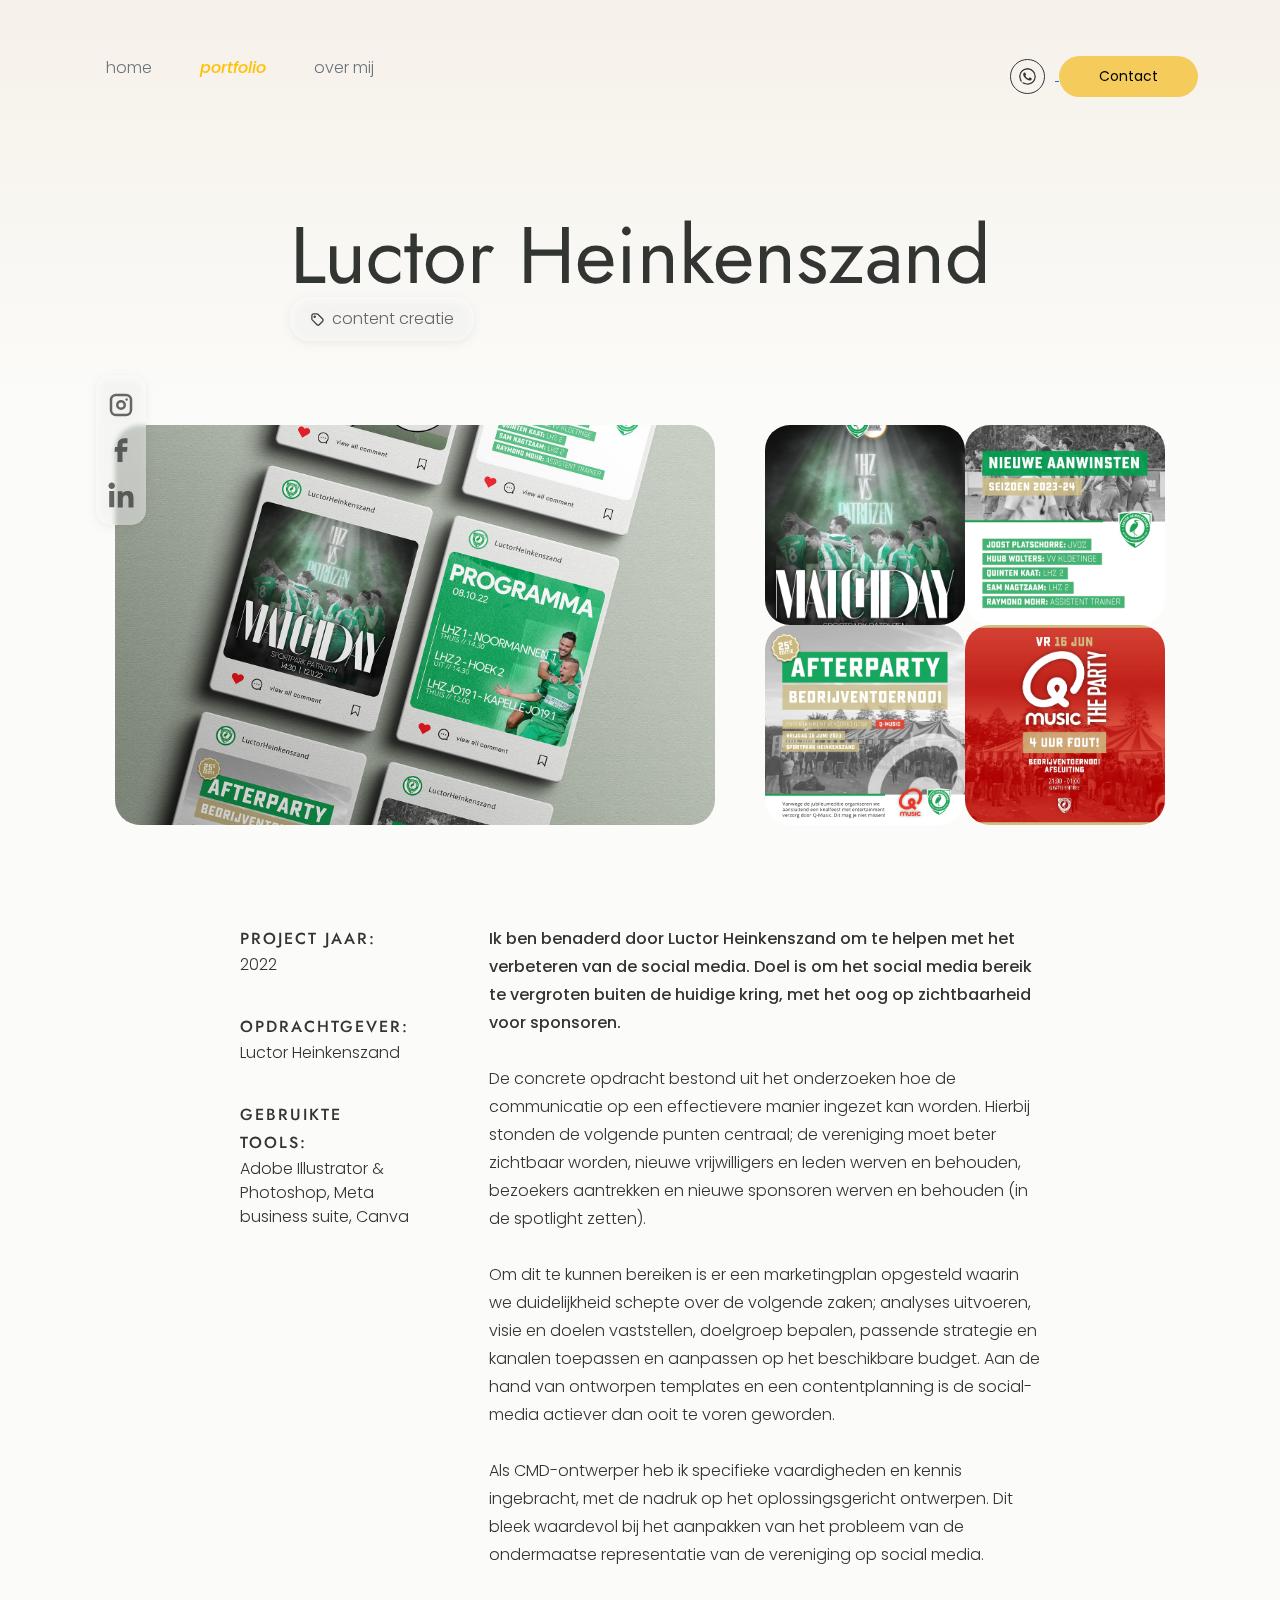
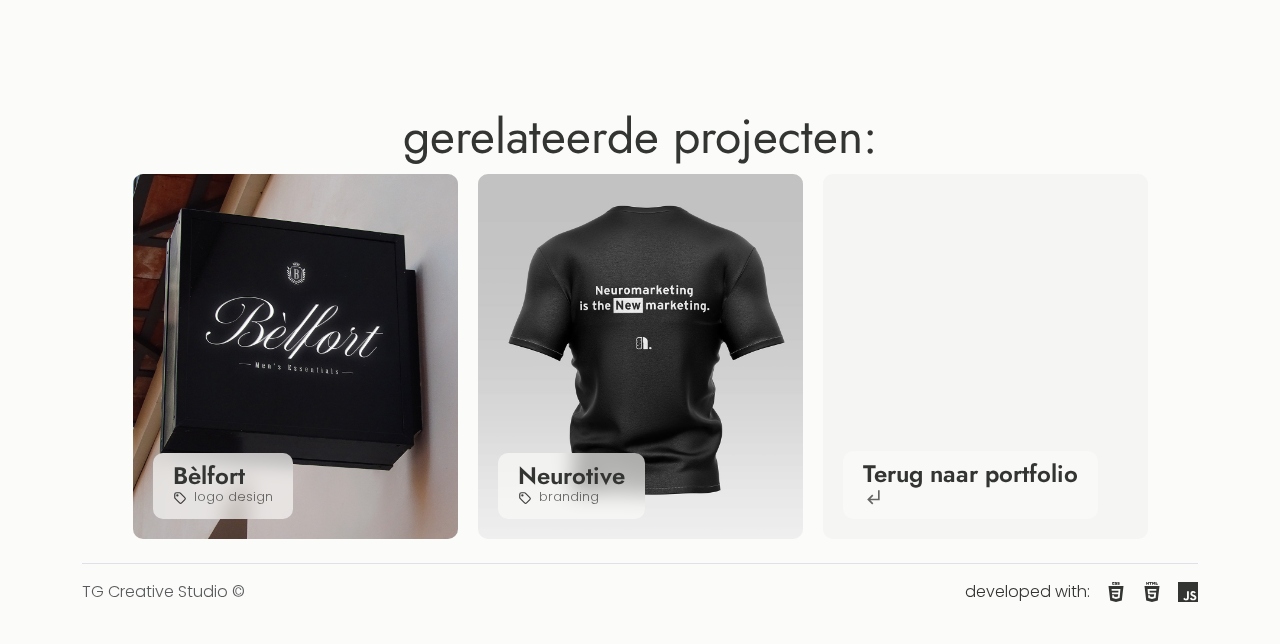
<file: public/project-lhz.html>
<!DOCTYPE html>
<html lang="en">
    <head>
        <meta charset="UTF-8" />
        <meta name="viewport" content="width=device-width, initial-scale=1.0" />
        <title>TG Creative Studio</title>
        <link rel="icon" type="image/x-icon" href="../images/favicon.ico.png" />
        <link
            href="https://cdn.jsdelivr.net/npm/bootstrap@5.3.3/dist/css/bootstrap.min.css"
            rel="stylesheet"
            integrity="sha384-QWTKZyjpPEjISv5WaRU9OFeRpok6YctnYmDr5pNlyT2bRjXh0JMhjY6hW+ALEwIH"
            crossorigin="anonymous" />
        <link rel="preconnect" href="https://fonts.googleapis.com" />
        <link rel="preconnect" href="https://fonts.gstatic.com" crossorigin />
        <link
            href="https://fonts.googleapis.com/css2?family=Jost:ital,wght@0,100..900;1,100..900&family=Poppins:ital,wght@0,100;0,200;0,300;0,400;0,500;0,600;0,700;0,800;0,900;1,100;1,200;1,300;1,400;1,500;1,600;1,700;1,800;1,900&display=swap"
            rel="stylesheet" />
        <link href="../style.css" rel="stylesheet" />
    </head>
    <body>
        <section id="social-bar">
            <div class="social-bar-column">
                <a href="https://www.instagram.com/timgoovers/" target="_blank">
                    <svg
                        xmlns="http://www.w3.org/2000/svg"
                        width="32"
                        height="32"
                        viewBox="0 0 24 24">
                        <g
                            fill="none"
                            stroke="currentColor"
                            stroke-linecap="round"
                            stroke-linejoin="round"
                            stroke-width="2">
                            <path
                                d="M4 8a4 4 0 0 1 4-4h8a4 4 0 0 1 4 4v8a4 4 0 0 1-4 4H8a4 4 0 0 1-4-4z" />
                            <path
                                d="M9 12a3 3 0 1 0 6 0a3 3 0 1 0-6 0m7.5-4.5v.01" />
                        </g>
                    </svg>
                </a>
                <a href="https://www.facebook.com/tim.goovers" target="_blank">
                    <svg
                        xmlns="http://www.w3.org/2000/svg"
                        width="32"
                        height="32"
                        viewBox="0 0 24 24">
                        <path
                            fill="currentColor"
                            d="M9.198 21.5h4v-8.01h3.604l.396-3.98h-4V7.5a1 1 0 0 1 1-1h3v-4h-3a5 5 0 0 0-5 5v2.01h-2l-.396 3.98h2.396z" />
                    </svg>
                </a>
                <a
                    href="https://www.linkedin.com/in/tim-goovers/"
                    target="_blank">
                    <svg
                        xmlns="http://www.w3.org/2000/svg"
                        width="32"
                        height="32"
                        viewBox="0 0 24 24">
                        <path
                            fill="currentColor"
                            fill-rule="evenodd"
                            d="M9.429 8.969h3.714v1.85c.535-1.064 1.907-2.02 3.968-2.02c3.951 0 4.889 2.118 4.889 6.004V22h-4v-6.312c0-2.213-.535-3.461-1.897-3.461c-1.889 0-2.674 1.345-2.674 3.46V22h-4zM2.57 21.83h4V8.799h-4zM7.143 4.55a2.53 2.53 0 0 1-.753 1.802a2.573 2.573 0 0 1-1.82.748a2.59 2.59 0 0 1-1.818-.747A2.548 2.548 0 0 1 2 4.55c0-.677.27-1.325.753-1.803A2.583 2.583 0 0 1 4.571 2c.682 0 1.336.269 1.819.747c.482.478.753 1.126.753 1.803"
                            clip-rule="evenodd" />
                    </svg>
                </a>
            </div>
        </section>

        <section id="hero-project">
            <nav id="nav-bar">
                <div class="container">
                    <header
                        class="d-flex flex-wrap align-items-center justify-content-center justify-content-md-between py-5 mb-4">
                        <ul
                            class="nav col-12 col-md-auto mb-2 justify-content-center mb-md-0">
                            <li>
                                <a
                                    href="../index.html"
                                    class="nav-link px-4 link-secondary"
                                    ><p id="nav-bar-p">home</p></a
                                >
                            </li>
                            <li>
                                <a
                                    href="./portfolio.html"
                                    class="nav-link px-4 link-warning"
                                    ><p>portfolio</p></a
                                >
                            </li>
                            <li>
                                <a
                                    href="./over-mij.html"
                                    class="nav-link px-4 link-secondary"
                                    ><p>over mij</p></a
                                >
                            </li>
                        </ul>

                        <div class="col-md-3 text-end">
                            <a href="https://wa.me/31636183491" target="_blank"
                                ><svg
                                    class="nav-svg"
                                    xmlns="http://www.w3.org/2000/svg"
                                    fill="currentColor"
                                    class="bi bi-whatsapp"
                                    viewBox="0 0 16 16">
                                    <path
                                        d="M13.601 2.326A7.85 7.85 0 0 0 7.994 0C3.627 0 .068 3.558.064 7.926c0 1.399.366 2.76 1.057 3.965L0 16l4.204-1.102a7.9 7.9 0 0 0 3.79.965h.004c4.368 0 7.926-3.558 7.93-7.93A7.9 7.9 0 0 0 13.6 2.326zM7.994 14.521a6.6 6.6 0 0 1-3.356-.92l-.24-.144-2.494.654.666-2.433-.156-.251a6.56 6.56 0 0 1-1.007-3.505c0-3.626 2.957-6.584 6.591-6.584a6.56 6.56 0 0 1 4.66 1.931 6.56 6.56 0 0 1 1.928 4.66c-.004 3.639-2.961 6.592-6.592 6.592m3.615-4.934c-.197-.099-1.17-.578-1.353-.646-.182-.065-.315-.099-.445.099-.133.197-.513.646-.627.775-.114.133-.232.148-.43.05-.197-.1-.836-.308-1.592-.985-.59-.525-.985-1.175-1.103-1.372-.114-.198-.011-.304.088-.403.087-.088.197-.232.296-.346.1-.114.133-.198.198-.33.065-.134.034-.248-.015-.347-.05-.099-.445-1.076-.612-1.47-.16-.389-.323-.335-.445-.34-.114-.007-.247-.007-.38-.007a.73.73 0 0 0-.529.247c-.182.198-.691.677-.691 1.654s.71 1.916.81 2.049c.098.133 1.394 2.132 3.383 2.992.47.205.84.326 1.129.418.475.152.904.129 1.246.08.38-.058 1.171-.48 1.338-.943.164-.464.164-.86.114-.943-.049-.084-.182-.133-.38-.232" />
                                </svg>
                            </a>
                            <a href="#contact"
                                ><button type="button" class="btn btn-warning">
                                    Contact
                                </button></a
                            >
                        </div>
                    </header>
                </div>
            </nav>

            <div class="hero-portfolio-container">
                <div class="hero-text">
                    <div class="hero-project-column">
                        <h1>Luctor Heinkenszand</h1>
                        <div class="hero-backdrop backdrop-visible">
                            <div class="project-tag">
                                <img src="../images/TablerTag.svg" alt="tag" />
                                content creatie
                            </div>
                        </div>
                    </div>
                </div>
            </div>
        </section>

        <section id="project">
            <div class="project-container container">
                <div class="project-flex">
                    <img
                        class="project-img-header"
                        src="../images/Projecten/LHZ/LuctorHeinkenszand-2.jpg"
                        alt="Luctor Heinkenszand content overzicht" />
                    <div class="project-grid">
                        <img
                            class="project-img"
                            src="../images/Projecten/LHZ/Insta Matchday-Hersteld.jpg"
                            alt="Matchday post" />
                        <img
                            class="project-img"
                            src="../images/Projecten/LHZ/LHZ - aankondiging spelers2.jpg"
                            alt="Nieuwe aanwinsten post" />
                        <img
                            class="project-img"
                            src="../images/Projecten/LHZ/LHZ-Bedrijventoernooi-Bezoekers.jpg"
                            alt="Afterparty post" />
                        <img
                            class="project-img"
                            src="../images/Projecten/LHZ/LHZ-Bedrijventoernooi-Qmusic Party.jpg"
                            alt="Q-music post" />
                    </div>
                </div>
                <div class="project-text container">
                    <div class="project-text-left">
                        <p>
                            <span>PROJECT JAAR:</span> <br />
                            2022
                        </p>
                        <p>
                            <span>OPDRACHTGEVER:</span> <br />
                            Luctor Heinkenszand
                        </p>
                        <p>
                            <span>GEBRUIKTE TOOLS:</span> <br />
                            Adobe Illustrator & Photoshop, Meta business suite,
                            Canva
                        </p>
                    </div>
                    <div class="project-text-right">
                        <p>
                            <strong>
                                Ik ben benaderd door Luctor Heinkenszand om te
                                helpen met het verbeteren van de social media.
                                Doel is om het social media bereik te vergroten
                                buiten de huidige kring, met het oog op
                                zichtbaarheid voor sponsoren.</strong
                            ><br /><br />
                            De concrete opdracht bestond uit het onderzoeken hoe
                            de communicatie op een effectievere manier ingezet
                            kan worden. Hierbij stonden de volgende punten
                            centraal; de vereniging moet beter zichtbaar worden,
                            nieuwe vrijwilligers en leden werven en behouden,
                            bezoekers aantrekken en nieuwe sponsoren werven en
                            behouden (in de spotlight zetten). <br /><br />
                            Om dit te kunnen bereiken is er een marketingplan
                            opgesteld waarin we duidelijkheid schepte over de
                            volgende zaken; analyses uitvoeren, visie en doelen
                            vaststellen, doelgroep bepalen, passende strategie
                            en kanalen toepassen en aanpassen op het beschikbare
                            budget. Aan de hand van ontworpen templates en een
                            contentplanning is de social-media actiever dan ooit
                            te voren geworden.<br /><br />
                            Als CMD-ontwerper heb ik specifieke vaardigheden en
                            kennis ingebracht, met de nadruk op het
                            oplossingsgericht ontwerpen. Dit bleek waardevol bij
                            het aanpakken van het probleem van de ondermaatse
                            representatie van de vereniging op social media.
                        </p>
                    </div>
                </div>
            </div>
        </section>

        <section id="portfolio">
            <div class="portfolio-div container">
                <h3 class="project-gerelateerd-header">
                    gerelateerde projecten:
                </h3>
                <div class="portfolio-grid">
                    <div class="portfolio-card belfort">
                        <a href="./project-belfort.html">
                            <div class="portfolio-page-inhoud">
                                <h4>Bèlfort</h4>
                                <div class="portfolio-tag">
                                    <img
                                        src="../images/TablerTag.svg"
                                        alt="tag" />
                                    logo design
                                </div>
                            </div></a
                        >
                    </div>
                    <div class="portfolio-card neurotive">
                        <a href="./project-neurotive.html">
                            <div class="portfolio-page-inhoud">
                                <h4>Neurotive</h4>
                                <div class="portfolio-tag">
                                    <img
                                        src="../images/TablerTag.svg"
                                        alt="tag" />
                                    branding
                                </div>
                            </div></a
                        >
                    </div>
                    <div class="portfolio-card goback">
                        <a href="./portfolio.html">
                            <div class="portfolio-page-inhoud">
                                <h4>Terug naar portfolio</h4>
                                <div class="portfolio-tag">
                                    <svg
                                        xmlns="http://www.w3.org/2000/svg"
                                        width="32"
                                        height="32"
                                        viewBox="0 0 24 24">
                                        <path
                                            fill="currentColor"
                                            d="m11 9l1.42 1.42L8.83 14H18V4h2v12H8.83l3.59 3.58L11 21l-6-6z" />
                                    </svg>
                                </div></div
                        ></a>
                    </div>
                </div>
            </div>
        </section>

        <section id="footer">
            <div class="container">
                <footer
                    class="d-flex flex-wrap justify-content-between align-items-center py-3 my-4 border-top">
                    <div class="col-md-4 d-flex align-items-center">
                        <span class="mb-3 mb-md-0 text-body-secondary"
                            >TG Creative Studio ©</span
                        >
                    </div>

                    <ul
                        class="nav col-md-4 justify-content-end list-unstyled d-flex">
                        <li class="ms-3">developed with:</li>
                        <li class="ms-3">
                            <svg
                                xmlns="http://www.w3.org/2000/svg"
                                width="20"
                                height="20"
                                viewBox="0 0 24 24">
                                <path
                                    fill="currentColor"
                                    d="M7.502 0h2.578v1.078h-1.5v1.078h1.5v1.078H7.502zm3.093 0h2.579v.938h-1.5v.187h1.5v2.156h-2.579v-.984h1.5v-.188h-1.5zm3.095 0h2.577v.938h-1.5v.187h1.5v2.156H13.69v-.984h1.5v-.188h-1.5z" />
                                <path
                                    fill="currentColor"
                                    fill-rule="evenodd"
                                    d="m11.991 24l-6.944-1.928L3 4.717h18L18.954 22.07zM7.047 12.573l.191 2.128h7.377l-.247 2.76l-2.374.642h-.002l-2.37-.64l-.152-1.697H7.333l.298 3.342l4.36 1.21l4.367-1.21l.532-5.964l.052-.571l.384-4.309H6.664l.194 2.129h8.136l-.194 2.18z"
                                    clip-rule="evenodd" />
                            </svg>
                            <use xlink:href="#facebook"></use>
                        </li>
                        <li class="ms-3">
                            <svg
                                xmlns="http://www.w3.org/2000/svg"
                                width="20"
                                height="20"
                                viewBox="0 0 24 24">
                                <g fill="none">
                                    <g
                                        fill="currentColor"
                                        clip-path="url(#akarIconsHtmlFill0)">
                                        <path
                                            d="M5.08 0h1.082v1.069h.99V0h1.082v3.236H7.152V2.153h-.99v1.083H5.081zm4.576 1.073h-.952V0h2.987v1.073h-.953v2.163H9.656zM12.165 0h1.128l.694 1.137L14.68 0h1.128v3.236h-1.077V1.632l-.744 1.151h-.019l-.745-1.15v1.603h-1.058zm4.181 0h1.083v2.167h1.52v1.07h-2.603z" />
                                        <path
                                            fill-rule="evenodd"
                                            d="M5.046 22.072L3 4.717h18L18.953 22.07L11.99 24zm4.137-9.5l-.194-2.18h8.145l.19-2.128H6.664l.574 6.437h7.377l-.247 2.76l-2.374.642h-.002l-2.37-.64l-.152-1.697H7.332l.298 3.342l4.36 1.21l4.367-1.21l.532-5.964l.052-.571z"
                                            clip-rule="evenodd" />
                                    </g>
                                    <defs>
                                        <clipPath id="akarIconsHtmlFill0">
                                            <path
                                                fill="#fff"
                                                d="M0 0h24v24H0z" />
                                        </clipPath>
                                    </defs>
                                </g>
                            </svg>
                        </li>
                        <li class="ms-3">
                            <svg
                                xmlns="http://www.w3.org/2000/svg"
                                width="20"
                                height="20"
                                viewBox="0 0 24 24">
                                <path
                                    fill="currentColor"
                                    d="M0 0h24v24H0zm22.034 18.276c-.175-1.095-.888-2.015-3.003-2.873c-.736-.345-1.554-.585-1.797-1.14c-.091-.33-.105-.51-.046-.705c.15-.646.915-.84 1.515-.66c.39.12.75.42.976.9c1.034-.676 1.034-.676 1.755-1.125c-.27-.42-.404-.601-.586-.78c-.63-.705-1.469-1.065-2.834-1.034l-.705.089c-.676.165-1.32.525-1.71 1.005c-1.14 1.291-.811 3.541.569 4.471c1.365 1.02 3.361 1.244 3.616 2.205c.24 1.17-.87 1.545-1.966 1.41c-.811-.18-1.26-.586-1.755-1.336l-1.83 1.051c.21.48.45.689.81 1.109c1.74 1.756 6.09 1.666 6.871-1.004c.029-.09.24-.705.074-1.65zm-8.983-7.245h-2.248c0 1.938-.009 3.864-.009 5.805c0 1.232.063 2.363-.138 2.711c-.33.689-1.18.601-1.566.48c-.396-.196-.597-.466-.83-.855c-.063-.105-.11-.196-.127-.196l-1.825 1.125c.305.63.75 1.172 1.324 1.517c.855.51 2.004.675 3.207.405c.783-.226 1.458-.691 1.811-1.411c.51-.93.402-2.07.397-3.346c.012-2.054 0-4.109 0-6.179z" />
                            </svg>
                            <use xlink:href="#instagram"></use>
                        </li>
                    </ul>
                </footer>
            </div>
        </section>
    </body>
</html>
</file>
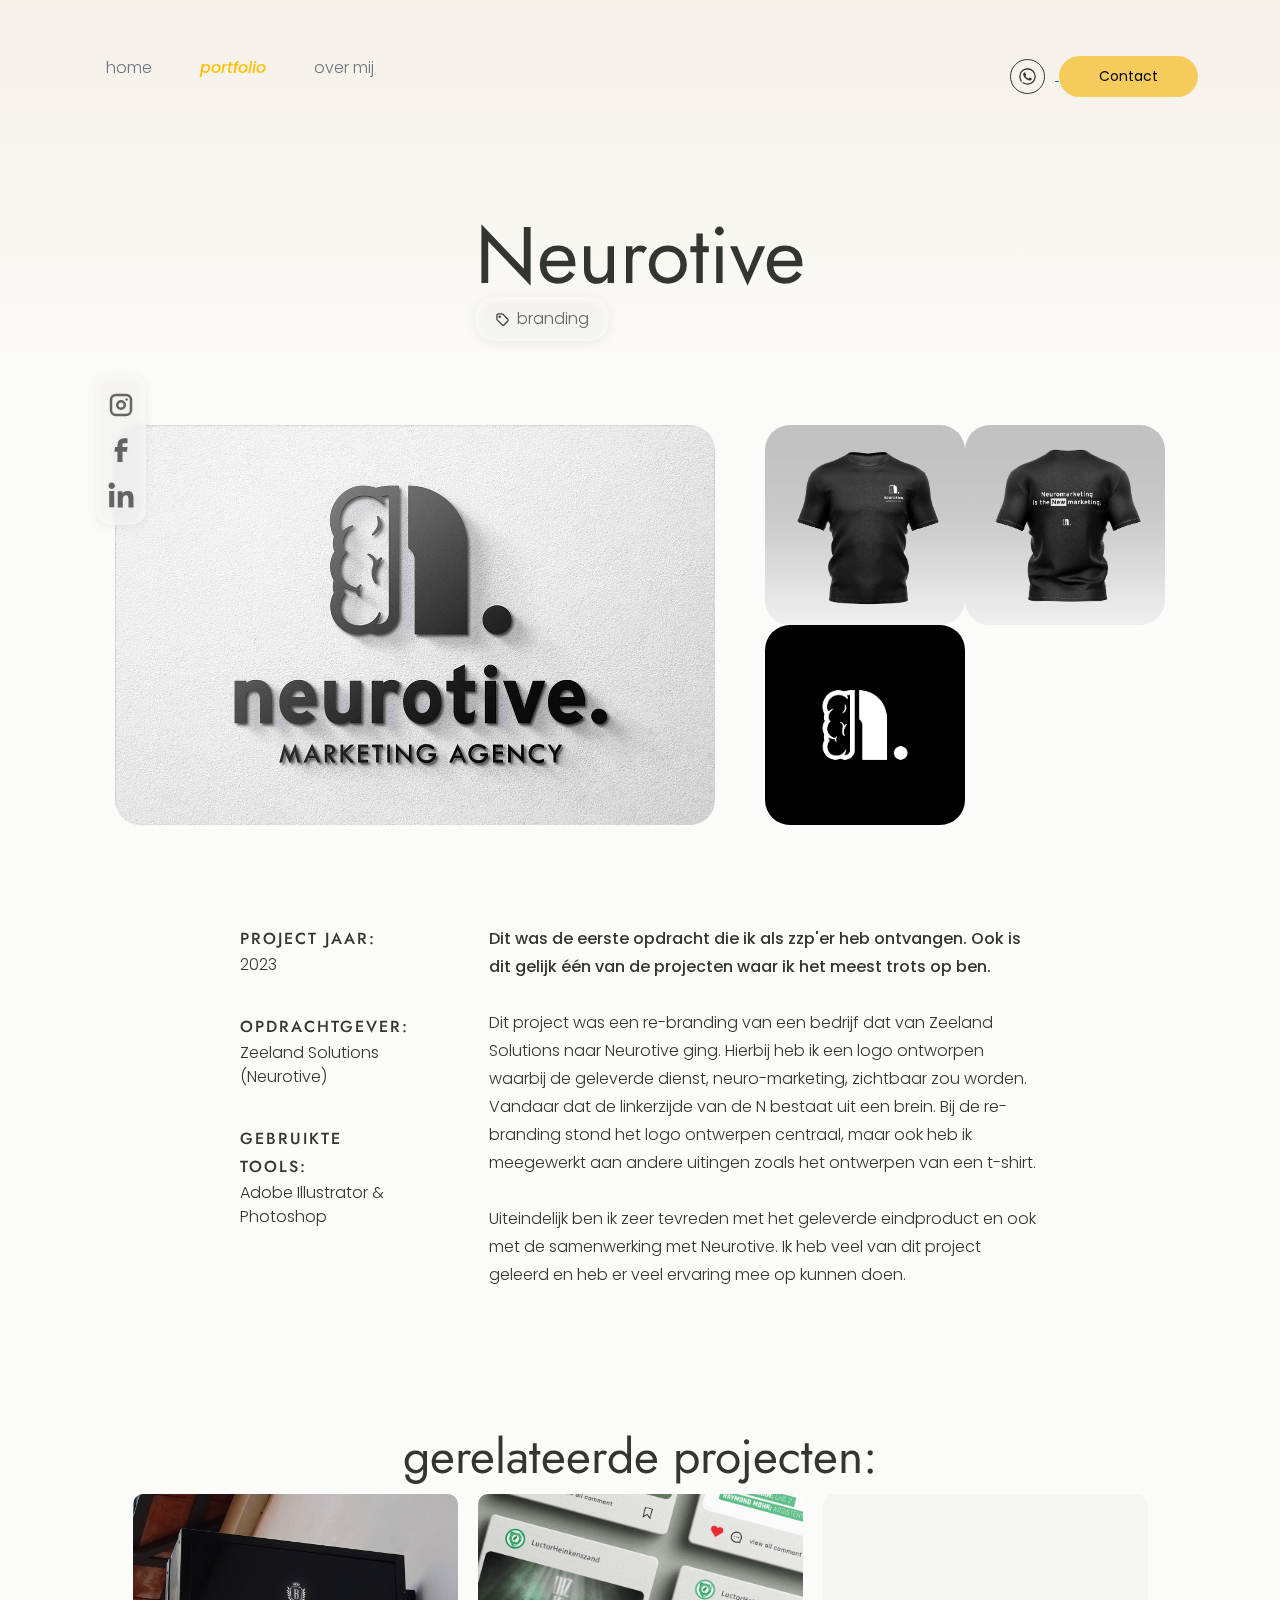
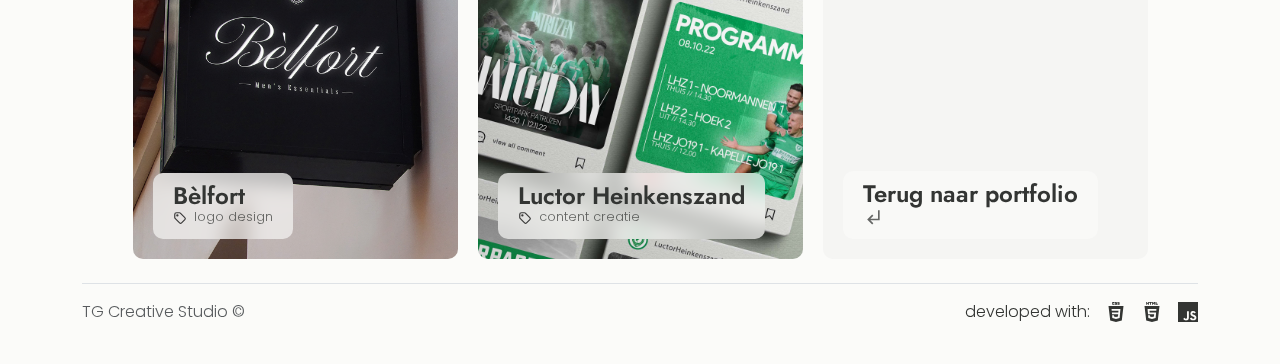
<file: public/project-neurotive.html>
<!DOCTYPE html>
<html lang="en">
    <head>
        <meta charset="UTF-8" />
        <meta name="viewport" content="width=device-width, initial-scale=1.0" />
        <title>TG Creative Studio</title>
        <link rel="icon" type="image/x-icon" href="../images/favicon.ico.png" />
        <link
            href="https://cdn.jsdelivr.net/npm/bootstrap@5.3.3/dist/css/bootstrap.min.css"
            rel="stylesheet"
            integrity="sha384-QWTKZyjpPEjISv5WaRU9OFeRpok6YctnYmDr5pNlyT2bRjXh0JMhjY6hW+ALEwIH"
            crossorigin="anonymous" />
        <link rel="preconnect" href="https://fonts.googleapis.com" />
        <link rel="preconnect" href="https://fonts.gstatic.com" crossorigin />
        <link
            href="https://fonts.googleapis.com/css2?family=Jost:ital,wght@0,100..900;1,100..900&family=Poppins:ital,wght@0,100;0,200;0,300;0,400;0,500;0,600;0,700;0,800;0,900;1,100;1,200;1,300;1,400;1,500;1,600;1,700;1,800;1,900&display=swap"
            rel="stylesheet" />
        <link href="../style.css" rel="stylesheet" />
    </head>
    <body>
        <section id="social-bar">
            <div class="social-bar-column">
                <a href="https://www.instagram.com/timgoovers/" target="_blank">
                    <svg
                        xmlns="http://www.w3.org/2000/svg"
                        width="32"
                        height="32"
                        viewBox="0 0 24 24">
                        <g
                            fill="none"
                            stroke="currentColor"
                            stroke-linecap="round"
                            stroke-linejoin="round"
                            stroke-width="2">
                            <path
                                d="M4 8a4 4 0 0 1 4-4h8a4 4 0 0 1 4 4v8a4 4 0 0 1-4 4H8a4 4 0 0 1-4-4z" />
                            <path
                                d="M9 12a3 3 0 1 0 6 0a3 3 0 1 0-6 0m7.5-4.5v.01" />
                        </g>
                    </svg>
                </a>
                <a href="https://www.facebook.com/tim.goovers" target="_blank">
                    <svg
                        xmlns="http://www.w3.org/2000/svg"
                        width="32"
                        height="32"
                        viewBox="0 0 24 24">
                        <path
                            fill="currentColor"
                            d="M9.198 21.5h4v-8.01h3.604l.396-3.98h-4V7.5a1 1 0 0 1 1-1h3v-4h-3a5 5 0 0 0-5 5v2.01h-2l-.396 3.98h2.396z" />
                    </svg>
                </a>
                <a
                    href="https://www.linkedin.com/in/tim-goovers/"
                    target="_blank">
                    <svg
                        xmlns="http://www.w3.org/2000/svg"
                        width="32"
                        height="32"
                        viewBox="0 0 24 24">
                        <path
                            fill="currentColor"
                            fill-rule="evenodd"
                            d="M9.429 8.969h3.714v1.85c.535-1.064 1.907-2.02 3.968-2.02c3.951 0 4.889 2.118 4.889 6.004V22h-4v-6.312c0-2.213-.535-3.461-1.897-3.461c-1.889 0-2.674 1.345-2.674 3.46V22h-4zM2.57 21.83h4V8.799h-4zM7.143 4.55a2.53 2.53 0 0 1-.753 1.802a2.573 2.573 0 0 1-1.82.748a2.59 2.59 0 0 1-1.818-.747A2.548 2.548 0 0 1 2 4.55c0-.677.27-1.325.753-1.803A2.583 2.583 0 0 1 4.571 2c.682 0 1.336.269 1.819.747c.482.478.753 1.126.753 1.803"
                            clip-rule="evenodd" />
                    </svg>
                </a>
            </div>
        </section>

        <section id="hero-project">
            <nav id="nav-bar">
                <div class="container">
                    <header
                        class="d-flex flex-wrap align-items-center justify-content-center justify-content-md-between py-5 mb-4">
                        <ul
                            class="nav col-12 col-md-auto mb-2 justify-content-center mb-md-0">
                            <li>
                                <a
                                    href="../index.html"
                                    class="nav-link px-4 link-secondary"
                                    ><p id="nav-bar-p">home</p></a
                                >
                            </li>
                            <li>
                                <a
                                    href="./portfolio.html"
                                    class="nav-link px-4 link-warning"
                                    ><p>portfolio</p></a
                                >
                            </li>
                            <li>
                                <a
                                    href="./over-mij.html"
                                    class="nav-link px-4 link-secondary"
                                    ><p>over mij</p></a
                                >
                            </li>
                        </ul>

                        <div class="col-md-3 text-end">
                            <a href="https://wa.me/31636183491" target="_blank"
                                ><svg
                                    class="nav-svg"
                                    xmlns="http://www.w3.org/2000/svg"
                                    fill="currentColor"
                                    class="bi bi-whatsapp"
                                    viewBox="0 0 16 16">
                                    <path
                                        d="M13.601 2.326A7.85 7.85 0 0 0 7.994 0C3.627 0 .068 3.558.064 7.926c0 1.399.366 2.76 1.057 3.965L0 16l4.204-1.102a7.9 7.9 0 0 0 3.79.965h.004c4.368 0 7.926-3.558 7.93-7.93A7.9 7.9 0 0 0 13.6 2.326zM7.994 14.521a6.6 6.6 0 0 1-3.356-.92l-.24-.144-2.494.654.666-2.433-.156-.251a6.56 6.56 0 0 1-1.007-3.505c0-3.626 2.957-6.584 6.591-6.584a6.56 6.56 0 0 1 4.66 1.931 6.56 6.56 0 0 1 1.928 4.66c-.004 3.639-2.961 6.592-6.592 6.592m3.615-4.934c-.197-.099-1.17-.578-1.353-.646-.182-.065-.315-.099-.445.099-.133.197-.513.646-.627.775-.114.133-.232.148-.43.05-.197-.1-.836-.308-1.592-.985-.59-.525-.985-1.175-1.103-1.372-.114-.198-.011-.304.088-.403.087-.088.197-.232.296-.346.1-.114.133-.198.198-.33.065-.134.034-.248-.015-.347-.05-.099-.445-1.076-.612-1.47-.16-.389-.323-.335-.445-.34-.114-.007-.247-.007-.38-.007a.73.73 0 0 0-.529.247c-.182.198-.691.677-.691 1.654s.71 1.916.81 2.049c.098.133 1.394 2.132 3.383 2.992.47.205.84.326 1.129.418.475.152.904.129 1.246.08.38-.058 1.171-.48 1.338-.943.164-.464.164-.86.114-.943-.049-.084-.182-.133-.38-.232" />
                                </svg>
                            </a>
                            <a href="#contact"
                                ><button type="button" class="btn btn-warning">
                                    Contact
                                </button></a
                            >
                        </div>
                    </header>
                </div>
            </nav>

            <div class="hero-portfolio-container">
                <div class="hero-text">
                    <div class="hero-project-column">
                        <h1>Neurotive</h1>
                        <div class="hero-backdrop backdrop-visible">
                            <div class="project-tag">
                                <img src="../images/TablerTag.svg" alt="tag" />
                                branding
                            </div>
                        </div>
                    </div>
                </div>
            </div>
        </section>

        <section id="project">
            <div class="project-container container">
                <div class="project-flex">
                    <img
                        class="project-img-header"
                        src="../images/Projecten/Neurotive/Neurotive Mockup post.jpg"
                        alt="Neurotive logo on wall" />
                    <div class="project-grid">
                        <img
                            class="project-img"
                            src="../images/Projecten/Neurotive/T-shirt_mockup-voorkant.jpg"
                            alt="Neurotive t-shirt voorkant" />
                        <img
                            class="project-img"
                            src="../images/Projecten/Neurotive/T-shirt_mockup-achterkant.jpg"
                            alt="Neurotive t-shirt achterkant" />
                        <img
                            class="project-img"
                            src="../images/Projecten/Neurotive/Profielfoto.jpg"
                            alt="Neurotive logo" />
                    </div>
                </div>
                <div class="project-text container">
                    <div class="project-text-left">
                        <p>
                            <span>PROJECT JAAR:</span> <br />
                            2023
                        </p>
                        <p>
                            <span>OPDRACHTGEVER:</span> <br />
                            Zeeland Solutions (Neurotive)
                        </p>
                        <p>
                            <span>GEBRUIKTE TOOLS:</span> <br />
                            Adobe Illustrator & Photoshop
                        </p>
                    </div>
                    <div class="project-text-right">
                        <p>
                            <strong
                                >Dit was de eerste opdracht die ik als zzp'er
                                heb ontvangen. Ook is dit gelijk één van de
                                projecten waar ik het meest trots op
                                ben.</strong
                            ><br /><br />
                            Dit project was een re-branding van een bedrijf dat
                            van Zeeland Solutions naar Neurotive ging. Hierbij
                            heb ik een logo ontworpen waarbij de geleverde
                            dienst, neuro-marketing, zichtbaar zou worden.
                            Vandaar dat de linkerzijde van de N bestaat uit een
                            brein. Bij de re-branding stond het logo ontwerpen
                            centraal, maar ook heb ik meegewerkt aan andere
                            uitingen zoals het ontwerpen van een t-shirt.<br /><br />
                            Uiteindelijk ben ik zeer tevreden met het geleverde
                            eindproduct en ook met de samenwerking met
                            Neurotive. Ik heb veel van dit project geleerd en
                            heb er veel ervaring mee op kunnen doen.
                        </p>
                    </div>
                </div>
            </div>
        </section>

        <section id="portfolio">
            <div class="portfolio-div container">
                <h3 class="project-gerelateerd-header">
                    gerelateerde projecten:
                </h3>
                <div class="portfolio-grid">
                    <div class="portfolio-card belfort">
                        <a href="#">
                            <div class="portfolio-page-inhoud">
                                <h4>Bèlfort</h4>
                                <div class="portfolio-tag">
                                    <img
                                        src="../images/TablerTag.svg"
                                        alt="tag" />
                                    logo design
                                </div>
                            </div></a
                        >
                    </div>
                    <div class="portfolio-card lhz">
                        <a href="#">
                            <div class="portfolio-page-inhoud">
                                <h4>Luctor Heinkenszand</h4>
                                <div class="portfolio-tag">
                                    <img
                                        src="../images/TablerTag.svg"
                                        alt="tag" />
                                    content creatie
                                </div>
                            </div></a
                        >
                    </div>
                    <div class="portfolio-card goback">
                        <a href="./portfolio.html">
                            <div class="portfolio-page-inhoud">
                                <h4>Terug naar portfolio</h4>
                                <div class="portfolio-tag">
                                    <svg
                                        xmlns="http://www.w3.org/2000/svg"
                                        width="32"
                                        height="32"
                                        viewBox="0 0 24 24">
                                        <path
                                            fill="currentColor"
                                            d="m11 9l1.42 1.42L8.83 14H18V4h2v12H8.83l3.59 3.58L11 21l-6-6z" />
                                    </svg>
                                </div></div
                        ></a>
                    </div>
                </div>
            </div>
        </section>

        <section id="footer">
            <div class="container">
                <footer
                    class="d-flex flex-wrap justify-content-between align-items-center py-3 my-4 border-top">
                    <div class="col-md-4 d-flex align-items-center">
                        <span class="mb-3 mb-md-0 text-body-secondary"
                            >TG Creative Studio ©</span
                        >
                    </div>

                    <ul
                        class="nav col-md-4 justify-content-end list-unstyled d-flex">
                        <li class="ms-3">developed with:</li>
                        <li class="ms-3">
                            <svg
                                xmlns="http://www.w3.org/2000/svg"
                                width="20"
                                height="20"
                                viewBox="0 0 24 24">
                                <path
                                    fill="currentColor"
                                    d="M7.502 0h2.578v1.078h-1.5v1.078h1.5v1.078H7.502zm3.093 0h2.579v.938h-1.5v.187h1.5v2.156h-2.579v-.984h1.5v-.188h-1.5zm3.095 0h2.577v.938h-1.5v.187h1.5v2.156H13.69v-.984h1.5v-.188h-1.5z" />
                                <path
                                    fill="currentColor"
                                    fill-rule="evenodd"
                                    d="m11.991 24l-6.944-1.928L3 4.717h18L18.954 22.07zM7.047 12.573l.191 2.128h7.377l-.247 2.76l-2.374.642h-.002l-2.37-.64l-.152-1.697H7.333l.298 3.342l4.36 1.21l4.367-1.21l.532-5.964l.052-.571l.384-4.309H6.664l.194 2.129h8.136l-.194 2.18z"
                                    clip-rule="evenodd" />
                            </svg>
                            <use xlink:href="#facebook"></use>
                        </li>
                        <li class="ms-3">
                            <svg
                                xmlns="http://www.w3.org/2000/svg"
                                width="20"
                                height="20"
                                viewBox="0 0 24 24">
                                <g fill="none">
                                    <g
                                        fill="currentColor"
                                        clip-path="url(#akarIconsHtmlFill0)">
                                        <path
                                            d="M5.08 0h1.082v1.069h.99V0h1.082v3.236H7.152V2.153h-.99v1.083H5.081zm4.576 1.073h-.952V0h2.987v1.073h-.953v2.163H9.656zM12.165 0h1.128l.694 1.137L14.68 0h1.128v3.236h-1.077V1.632l-.744 1.151h-.019l-.745-1.15v1.603h-1.058zm4.181 0h1.083v2.167h1.52v1.07h-2.603z" />
                                        <path
                                            fill-rule="evenodd"
                                            d="M5.046 22.072L3 4.717h18L18.953 22.07L11.99 24zm4.137-9.5l-.194-2.18h8.145l.19-2.128H6.664l.574 6.437h7.377l-.247 2.76l-2.374.642h-.002l-2.37-.64l-.152-1.697H7.332l.298 3.342l4.36 1.21l4.367-1.21l.532-5.964l.052-.571z"
                                            clip-rule="evenodd" />
                                    </g>
                                    <defs>
                                        <clipPath id="akarIconsHtmlFill0">
                                            <path
                                                fill="#fff"
                                                d="M0 0h24v24H0z" />
                                        </clipPath>
                                    </defs>
                                </g>
                            </svg>
                        </li>
                        <li class="ms-3">
                            <svg
                                xmlns="http://www.w3.org/2000/svg"
                                width="20"
                                height="20"
                                viewBox="0 0 24 24">
                                <path
                                    fill="currentColor"
                                    d="M0 0h24v24H0zm22.034 18.276c-.175-1.095-.888-2.015-3.003-2.873c-.736-.345-1.554-.585-1.797-1.14c-.091-.33-.105-.51-.046-.705c.15-.646.915-.84 1.515-.66c.39.12.75.42.976.9c1.034-.676 1.034-.676 1.755-1.125c-.27-.42-.404-.601-.586-.78c-.63-.705-1.469-1.065-2.834-1.034l-.705.089c-.676.165-1.32.525-1.71 1.005c-1.14 1.291-.811 3.541.569 4.471c1.365 1.02 3.361 1.244 3.616 2.205c.24 1.17-.87 1.545-1.966 1.41c-.811-.18-1.26-.586-1.755-1.336l-1.83 1.051c.21.48.45.689.81 1.109c1.74 1.756 6.09 1.666 6.871-1.004c.029-.09.24-.705.074-1.65zm-8.983-7.245h-2.248c0 1.938-.009 3.864-.009 5.805c0 1.232.063 2.363-.138 2.711c-.33.689-1.18.601-1.566.48c-.396-.196-.597-.466-.83-.855c-.063-.105-.11-.196-.127-.196l-1.825 1.125c.305.63.75 1.172 1.324 1.517c.855.51 2.004.675 3.207.405c.783-.226 1.458-.691 1.811-1.411c.51-.93.402-2.07.397-3.346c.012-2.054 0-4.109 0-6.179z" />
                            </svg>
                            <use xlink:href="#instagram"></use>
                        </li>
                    </ul>
                </footer>
            </div>
        </section>
    </body>
</html>
</file>
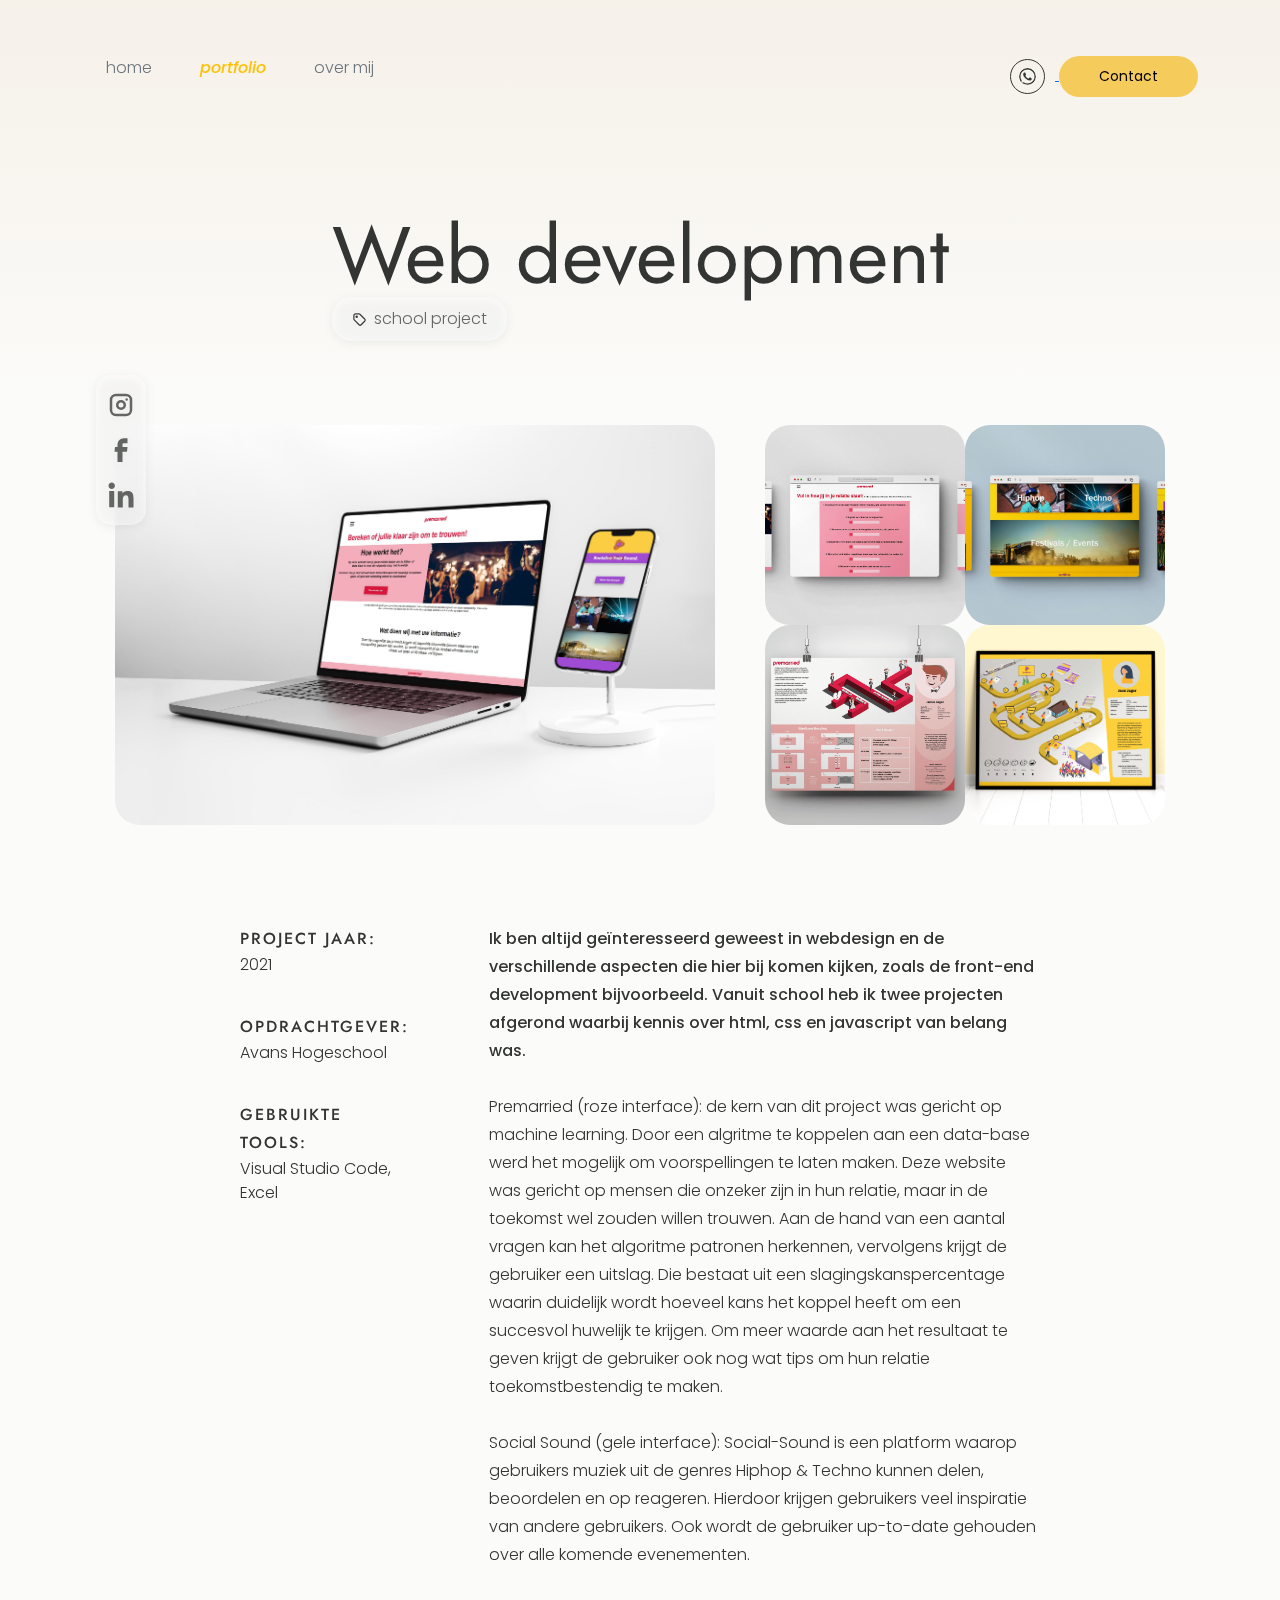
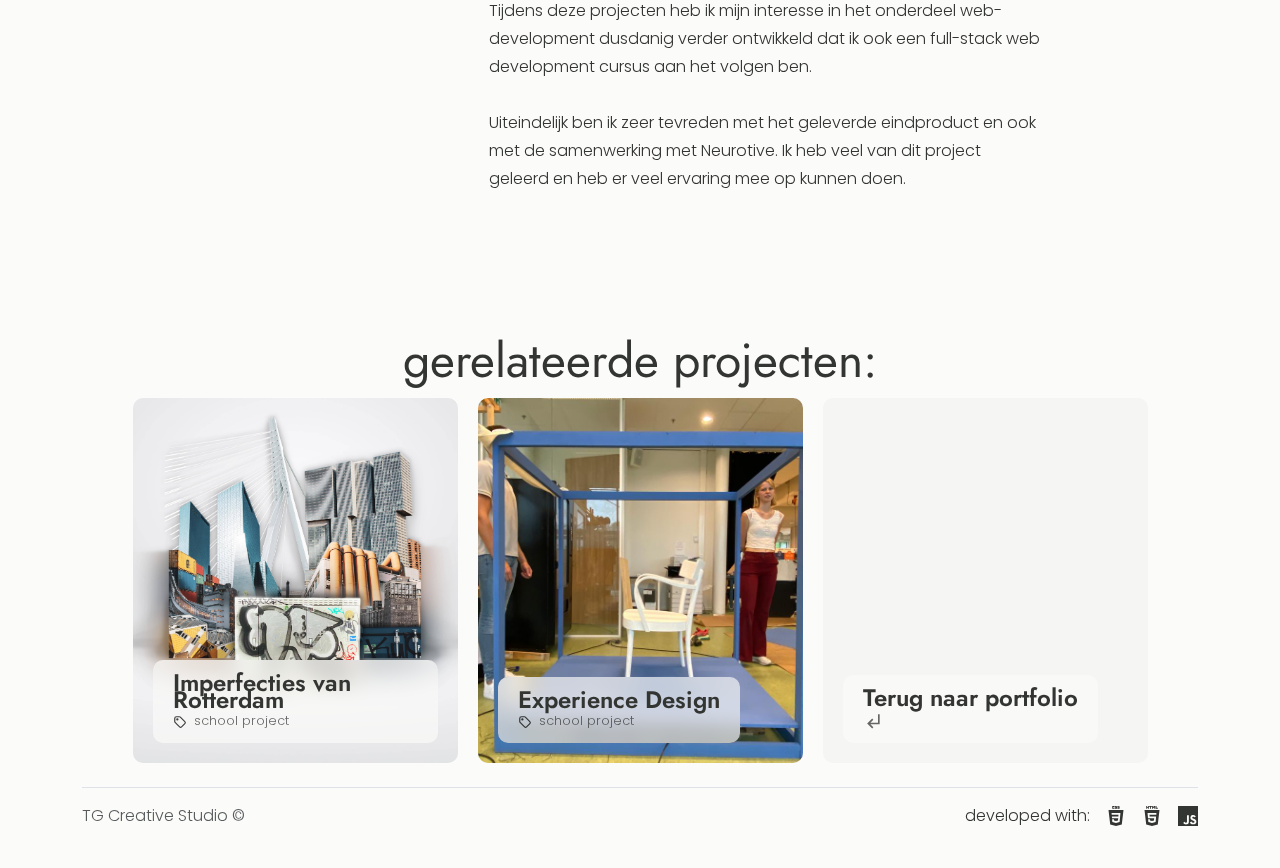
<file: public/project-web.html>
<!DOCTYPE html>
<html lang="en">
    <head>
        <meta charset="UTF-8" />
        <meta name="viewport" content="width=device-width, initial-scale=1.0" />
        <title>TG Creative Studio</title>
        <link rel="icon" type="image/x-icon" href="../images/favicon.ico.png" />
        <link
            href="https://cdn.jsdelivr.net/npm/bootstrap@5.3.3/dist/css/bootstrap.min.css"
            rel="stylesheet"
            integrity="sha384-QWTKZyjpPEjISv5WaRU9OFeRpok6YctnYmDr5pNlyT2bRjXh0JMhjY6hW+ALEwIH"
            crossorigin="anonymous" />
        <link rel="preconnect" href="https://fonts.googleapis.com" />
        <link rel="preconnect" href="https://fonts.gstatic.com" crossorigin />
        <link
            href="https://fonts.googleapis.com/css2?family=Jost:ital,wght@0,100..900;1,100..900&family=Poppins:ital,wght@0,100;0,200;0,300;0,400;0,500;0,600;0,700;0,800;0,900;1,100;1,200;1,300;1,400;1,500;1,600;1,700;1,800;1,900&display=swap"
            rel="stylesheet" />
        <link href="../style.css" rel="stylesheet" />
    </head>
    <body>
        <section id="social-bar">
            <div class="social-bar-column">
                <a href="https://www.instagram.com/timgoovers/" target="_blank">
                    <svg
                        xmlns="http://www.w3.org/2000/svg"
                        width="32"
                        height="32"
                        viewBox="0 0 24 24">
                        <g
                            fill="none"
                            stroke="currentColor"
                            stroke-linecap="round"
                            stroke-linejoin="round"
                            stroke-width="2">
                            <path
                                d="M4 8a4 4 0 0 1 4-4h8a4 4 0 0 1 4 4v8a4 4 0 0 1-4 4H8a4 4 0 0 1-4-4z" />
                            <path
                                d="M9 12a3 3 0 1 0 6 0a3 3 0 1 0-6 0m7.5-4.5v.01" />
                        </g>
                    </svg>
                </a>
                <a href="https://www.facebook.com/tim.goovers" target="_blank">
                    <svg
                        xmlns="http://www.w3.org/2000/svg"
                        width="32"
                        height="32"
                        viewBox="0 0 24 24">
                        <path
                            fill="currentColor"
                            d="M9.198 21.5h4v-8.01h3.604l.396-3.98h-4V7.5a1 1 0 0 1 1-1h3v-4h-3a5 5 0 0 0-5 5v2.01h-2l-.396 3.98h2.396z" />
                    </svg>
                </a>
                <a
                    href="https://www.linkedin.com/in/tim-goovers/"
                    target="_blank">
                    <svg
                        xmlns="http://www.w3.org/2000/svg"
                        width="32"
                        height="32"
                        viewBox="0 0 24 24">
                        <path
                            fill="currentColor"
                            fill-rule="evenodd"
                            d="M9.429 8.969h3.714v1.85c.535-1.064 1.907-2.02 3.968-2.02c3.951 0 4.889 2.118 4.889 6.004V22h-4v-6.312c0-2.213-.535-3.461-1.897-3.461c-1.889 0-2.674 1.345-2.674 3.46V22h-4zM2.57 21.83h4V8.799h-4zM7.143 4.55a2.53 2.53 0 0 1-.753 1.802a2.573 2.573 0 0 1-1.82.748a2.59 2.59 0 0 1-1.818-.747A2.548 2.548 0 0 1 2 4.55c0-.677.27-1.325.753-1.803A2.583 2.583 0 0 1 4.571 2c.682 0 1.336.269 1.819.747c.482.478.753 1.126.753 1.803"
                            clip-rule="evenodd" />
                    </svg>
                </a>
            </div>
        </section>

        <section id="hero-project">
            <nav id="nav-bar">
                <div class="container">
                    <header
                        class="d-flex flex-wrap align-items-center justify-content-center justify-content-md-between py-5 mb-4">
                        <ul
                            class="nav col-12 col-md-auto mb-2 justify-content-center mb-md-0">
                            <li>
                                <a
                                    href="../index.html"
                                    class="nav-link px-4 link-secondary"
                                    ><p id="nav-bar-p">home</p></a
                                >
                            </li>
                            <li>
                                <a
                                    href="./portfolio.html"
                                    class="nav-link px-4 link-warning"
                                    ><p>portfolio</p></a
                                >
                            </li>
                            <li>
                                <a
                                    href="./over-mij.html"
                                    class="nav-link px-4 link-secondary"
                                    ><p>over mij</p></a
                                >
                            </li>
                        </ul>

                        <div class="col-md-3 text-end">
                            <a href="https://wa.me/31636183491" target="_blank"
                                ><svg
                                    class="nav-svg"
                                    xmlns="http://www.w3.org/2000/svg"
                                    fill="currentColor"
                                    class="bi bi-whatsapp"
                                    viewBox="0 0 16 16">
                                    <path
                                        d="M13.601 2.326A7.85 7.85 0 0 0 7.994 0C3.627 0 .068 3.558.064 7.926c0 1.399.366 2.76 1.057 3.965L0 16l4.204-1.102a7.9 7.9 0 0 0 3.79.965h.004c4.368 0 7.926-3.558 7.93-7.93A7.9 7.9 0 0 0 13.6 2.326zM7.994 14.521a6.6 6.6 0 0 1-3.356-.92l-.24-.144-2.494.654.666-2.433-.156-.251a6.56 6.56 0 0 1-1.007-3.505c0-3.626 2.957-6.584 6.591-6.584a6.56 6.56 0 0 1 4.66 1.931 6.56 6.56 0 0 1 1.928 4.66c-.004 3.639-2.961 6.592-6.592 6.592m3.615-4.934c-.197-.099-1.17-.578-1.353-.646-.182-.065-.315-.099-.445.099-.133.197-.513.646-.627.775-.114.133-.232.148-.43.05-.197-.1-.836-.308-1.592-.985-.59-.525-.985-1.175-1.103-1.372-.114-.198-.011-.304.088-.403.087-.088.197-.232.296-.346.1-.114.133-.198.198-.33.065-.134.034-.248-.015-.347-.05-.099-.445-1.076-.612-1.47-.16-.389-.323-.335-.445-.34-.114-.007-.247-.007-.38-.007a.73.73 0 0 0-.529.247c-.182.198-.691.677-.691 1.654s.71 1.916.81 2.049c.098.133 1.394 2.132 3.383 2.992.47.205.84.326 1.129.418.475.152.904.129 1.246.08.38-.058 1.171-.48 1.338-.943.164-.464.164-.86.114-.943-.049-.084-.182-.133-.38-.232" />
                                </svg>
                            </a>
                            <a href="#contact"
                                ><button type="button" class="btn btn-warning">
                                    Contact
                                </button></a
                            >
                        </div>
                    </header>
                </div>
            </nav>

            <div class="hero-portfolio-container">
                <div class="hero-text">
                    <div class="hero-project-column">
                        <h1>Web development</h1>
                        <div class="hero-backdrop backdrop-visible">
                            <div class="project-tag">
                                <img src="../images/TablerTag.svg" alt="tag" />
                                school project
                            </div>
                        </div>
                    </div>
                </div>
            </div>
        </section>

        <section id="project">
            <div class="project-container container">
                <div class="project-flex">
                    <img
                        class="project-img-header"
                        src="../images/Projecten/Web/Web design Mockup.jpg"
                        alt="Neurotive logo on wall" />
                    <div class="project-grid">
                        <img
                            class="project-img"
                            src="../images/Projecten/Web/Premarried Website Mockup-min.jpg"
                            alt="Neurotive t-shirt voorkant" />
                        <img
                            class="project-img"
                            src="../images/Projecten/Web/Next Web Website Mockup-min.jpg"
                            alt="Neurotive logo" />

                        <img
                            class="project-img"
                            src="../images/Projecten/Web/Premarried Mockup2.jpg"
                            alt="Neurotive t-shirt achterkant" />
                        <img
                            class="project-img"
                            src="../images/Projecten/Web/Next Web Mockup.jpg"
                            alt="Neurotive logo" />
                    </div>
                </div>
                <div class="project-text container">
                    <div class="project-text-left">
                        <p>
                            <span>PROJECT JAAR:</span> <br />
                            2021
                        </p>
                        <p>
                            <span>OPDRACHTGEVER:</span> <br />
                            Avans Hogeschool
                        </p>
                        <p>
                            <span>GEBRUIKTE TOOLS:</span> <br />
                            Visual Studio Code, Excel
                        </p>
                    </div>
                    <div class="project-text-right">
                        <p>
                            <strong
                                >Ik ben altijd geïnteresseerd geweest in
                                webdesign en de verschillende aspecten die hier
                                bij komen kijken, zoals de front-end development
                                bijvoorbeeld. Vanuit school heb ik twee
                                projecten afgerond waarbij kennis over html, css
                                en javascript van belang was.
                            </strong>
                            <br /><br />
                            Premarried (roze interface): de kern van dit project
                            was gericht op machine learning. Door een algritme
                            te koppelen aan een data-base werd het mogelijk om
                            voorspellingen te laten maken. Deze website was
                            gericht op mensen die onzeker zijn in hun relatie,
                            maar in de toekomst wel zouden willen trouwen. Aan
                            de hand van een aantal vragen kan het algoritme
                            patronen herkennen, vervolgens krijgt de gebruiker
                            een uitslag. Die bestaat uit een
                            slagingskanspercentage waarin duidelijk wordt
                            hoeveel kans het koppel heeft om een succesvol
                            huwelijk te krijgen. Om meer waarde aan het
                            resultaat te geven krijgt de gebruiker ook nog wat
                            tips om hun relatie toekomstbestendig te maken.<br /><br />
                            Social Sound (gele interface): Social-Sound is een
                            platform waarop gebruikers muziek uit de genres
                            Hiphop & Techno kunnen delen, beoordelen en op
                            reageren. Hierdoor krijgen gebruikers veel
                            inspiratie van andere gebruikers. Ook wordt de
                            gebruiker up-to-date gehouden over alle komende
                            evenementen.<br /><br />
                            Tijdens deze projecten heb ik mijn interesse in het
                            onderdeel web-development dusdanig verder ontwikkeld
                            dat ik ook een full-stack web development cursus aan
                            het volgen ben.
                            <br /><br />
                            Uiteindelijk ben ik zeer tevreden met het geleverde
                            eindproduct en ook met de samenwerking met
                            Neurotive. Ik heb veel van dit project geleerd en
                            heb er veel ervaring mee op kunnen doen.
                        </p>
                    </div>
                </div>
            </div>
        </section>

        <section id="portfolio">
            <div class="portfolio-div container">
                <h3 class="project-gerelateerd-header">
                    gerelateerde projecten:
                </h3>
                <div class="portfolio-grid">
                    <div class="portfolio-card lab">
                        <a href="./project-lab.html">
                            <div class="portfolio-page-inhoud">
                                <h4>Imperfecties van Rotterdam</h4>
                                <div class="portfolio-tag">
                                    <img
                                        src="../images/TablerTag.svg"
                                        alt="tag" />
                                    school project
                                </div>
                            </div></a
                        >
                    </div>
                    <div class="portfolio-card exd">
                        <a href="./project-exd.html">
                            <div class="portfolio-page-inhoud">
                                <h4>Experience Design</h4>
                                <div class="portfolio-tag">
                                    <img
                                        src="../images/TablerTag.svg"
                                        alt="tag" />
                                    school project
                                </div>
                            </div></a
                        >
                    </div>
                    <div class="portfolio-card goback">
                        <a href="./portfolio.html">
                            <div class="portfolio-page-inhoud">
                                <h4>Terug naar portfolio</h4>
                                <div class="portfolio-tag">
                                    <svg
                                        xmlns="http://www.w3.org/2000/svg"
                                        width="32"
                                        height="32"
                                        viewBox="0 0 24 24">
                                        <path
                                            fill="currentColor"
                                            d="m11 9l1.42 1.42L8.83 14H18V4h2v12H8.83l3.59 3.58L11 21l-6-6z" />
                                    </svg>
                                </div></div
                        ></a>
                    </div>
                </div>
            </div>
        </section>

        <section id="footer">
            <div class="container">
                <footer
                    class="d-flex flex-wrap justify-content-between align-items-center py-3 my-4 border-top">
                    <div class="col-md-4 d-flex align-items-center">
                        <span class="mb-3 mb-md-0 text-body-secondary"
                            >TG Creative Studio ©</span
                        >
                    </div>

                    <ul
                        class="nav col-md-4 justify-content-end list-unstyled d-flex">
                        <li class="ms-3">developed with:</li>
                        <li class="ms-3">
                            <svg
                                xmlns="http://www.w3.org/2000/svg"
                                width="20"
                                height="20"
                                viewBox="0 0 24 24">
                                <path
                                    fill="currentColor"
                                    d="M7.502 0h2.578v1.078h-1.5v1.078h1.5v1.078H7.502zm3.093 0h2.579v.938h-1.5v.187h1.5v2.156h-2.579v-.984h1.5v-.188h-1.5zm3.095 0h2.577v.938h-1.5v.187h1.5v2.156H13.69v-.984h1.5v-.188h-1.5z" />
                                <path
                                    fill="currentColor"
                                    fill-rule="evenodd"
                                    d="m11.991 24l-6.944-1.928L3 4.717h18L18.954 22.07zM7.047 12.573l.191 2.128h7.377l-.247 2.76l-2.374.642h-.002l-2.37-.64l-.152-1.697H7.333l.298 3.342l4.36 1.21l4.367-1.21l.532-5.964l.052-.571l.384-4.309H6.664l.194 2.129h8.136l-.194 2.18z"
                                    clip-rule="evenodd" />
                            </svg>
                            <use xlink:href="#facebook"></use>
                        </li>
                        <li class="ms-3">
                            <svg
                                xmlns="http://www.w3.org/2000/svg"
                                width="20"
                                height="20"
                                viewBox="0 0 24 24">
                                <g fill="none">
                                    <g
                                        fill="currentColor"
                                        clip-path="url(#akarIconsHtmlFill0)">
                                        <path
                                            d="M5.08 0h1.082v1.069h.99V0h1.082v3.236H7.152V2.153h-.99v1.083H5.081zm4.576 1.073h-.952V0h2.987v1.073h-.953v2.163H9.656zM12.165 0h1.128l.694 1.137L14.68 0h1.128v3.236h-1.077V1.632l-.744 1.151h-.019l-.745-1.15v1.603h-1.058zm4.181 0h1.083v2.167h1.52v1.07h-2.603z" />
                                        <path
                                            fill-rule="evenodd"
                                            d="M5.046 22.072L3 4.717h18L18.953 22.07L11.99 24zm4.137-9.5l-.194-2.18h8.145l.19-2.128H6.664l.574 6.437h7.377l-.247 2.76l-2.374.642h-.002l-2.37-.64l-.152-1.697H7.332l.298 3.342l4.36 1.21l4.367-1.21l.532-5.964l.052-.571z"
                                            clip-rule="evenodd" />
                                    </g>
                                    <defs>
                                        <clipPath id="akarIconsHtmlFill0">
                                            <path
                                                fill="#fff"
                                                d="M0 0h24v24H0z" />
                                        </clipPath>
                                    </defs>
                                </g>
                            </svg>
                        </li>
                        <li class="ms-3">
                            <svg
                                xmlns="http://www.w3.org/2000/svg"
                                width="20"
                                height="20"
                                viewBox="0 0 24 24">
                                <path
                                    fill="currentColor"
                                    d="M0 0h24v24H0zm22.034 18.276c-.175-1.095-.888-2.015-3.003-2.873c-.736-.345-1.554-.585-1.797-1.14c-.091-.33-.105-.51-.046-.705c.15-.646.915-.84 1.515-.66c.39.12.75.42.976.9c1.034-.676 1.034-.676 1.755-1.125c-.27-.42-.404-.601-.586-.78c-.63-.705-1.469-1.065-2.834-1.034l-.705.089c-.676.165-1.32.525-1.71 1.005c-1.14 1.291-.811 3.541.569 4.471c1.365 1.02 3.361 1.244 3.616 2.205c.24 1.17-.87 1.545-1.966 1.41c-.811-.18-1.26-.586-1.755-1.336l-1.83 1.051c.21.48.45.689.81 1.109c1.74 1.756 6.09 1.666 6.871-1.004c.029-.09.24-.705.074-1.65zm-8.983-7.245h-2.248c0 1.938-.009 3.864-.009 5.805c0 1.232.063 2.363-.138 2.711c-.33.689-1.18.601-1.566.48c-.396-.196-.597-.466-.83-.855c-.063-.105-.11-.196-.127-.196l-1.825 1.125c.305.63.75 1.172 1.324 1.517c.855.51 2.004.675 3.207.405c.783-.226 1.458-.691 1.811-1.411c.51-.93.402-2.07.397-3.346c.012-2.054 0-4.109 0-6.179z" />
                            </svg>
                            <use xlink:href="#instagram"></use>
                        </li>
                    </ul>
                </footer>
            </div>
        </section>
    </body>
</html>
</file>
<file: style.css>
body {
    font-family: "Poppins", sans-serif;
    font-weight: 300;
    font-style: normal;    color: #333533;
    font-size: 16px;
    background-color: #fbfbf9;
}

html, body {
    overflow-x: hidden;
}

strong {
    font-weight: 500;
}

.btn  {
    border-radius: 35px;
    padding: 10px 40px 10px 40px;
    font-weight: 400 !important;
    font-size: 14px;
    border: none;

}

.btn:hover {
    background-color: #333533;
    color: white;
}

.btn-warning {
    background-color: #F5CC5C;
}

.btn-light {
    background-color: #e1e3e55a;
}

.link-warning {
    font-weight: 500;
    font-style: italic;
}


.gradient-background {
  background: linear-gradient(300deg, #ffffff, #ebebeb, #e1e1e1);
  background-size: 180% 180%;
  animation: gradient-animation 4s ease infinite;
}

@keyframes gradient-animation {
  0% {
    background-position: 0% 50%;
  }
  50% {
    background-position: 100% 50%;
  }
  100% {
    background-position: 0% 50%;
  }
}

/* SOCIAL BAR SECTION */
#social-bar {
    position: fixed;
    display: flex;
    height: 100svh;
    align-items: center;
    padding-left: 7.5%;
    z-index: 10;
    pointer-events: none;

}

.social-bar-column {
    display: flex;
    flex-direction: column;
    gap: 15px;
    background-color: #ffffff76;
    padding: 15px 10px; 
    border-radius: 15px;
    backdrop-filter: blur(2px); 
    filter: drop-shadow(0px 2px 5px #00000021); 
    pointer-events: all;

}

.social-bar-column:hover {
    background-color: #ffffffde;
}

#social-bar svg {
    width: 30px;
    height: 30px;
}

#social-bar a {
    text-decoration: none;
    color: #333533;
    opacity: .75;

}

#social-bar a:visited {
    text-decoration: none;
    color: #333533;
}

#social-bar a:hover {
    text-decoration: none;
    color: #F5CC5C;
    opacity: 1;
}

/* NAV SECTION */
.nav-svg {
    height: 35px;
    color: #333533;
    padding: 8px;
    border: 1px solid #333533;
    border-radius: 50%;
    margin-right: 10px;
}

.nav-svg:hover {
    color: #ffc107;
    border: 2px solid #333533;
}


/* HERO SECTION */
#hero {
    height: 80svh;
    background: linear-gradient(rgba(246,241,233,100), #fbfbf9);
}

#hero-portfolio {
    height: 65svh;
    background: linear-gradient(rgba(246,241,233,100), #fbfbf9);
}


#hero-project {
    height: 45svh;
    background: linear-gradient(rgba(246,241,233,100), #fbfbf9);
    margin-bottom: 20px;
}


.hero-container {
    display: flex;
    justify-content: center;
    align-items: center;
    height: 50%;
}

.hero-text {
    display: flex;
    flex-direction: column;
    justify-content: flex-start;
    align-items: flex-start;
    gap: 10px;
    text-align: left;
    position: relative;
}

.hero-text p {
        line-height: 0.8;
}

.hero-row {
    display: flex;
    align-items: flex-end;
    gap: 20px;
}

.hero-project-column {
    display: flex;
    flex-direction: column;
    align-items: flex-start;
    max-width: 1000px;
    min-width: 300px;
    margin-top: 100px;
}

 
.hero-streep {
    width: 160px;
    border-bottom: 1px solid #333533;
}

.hero-backdrop {
    position: relative;
    top: 10px;
    background-color: #ffffff76;
    padding: 10px 20px;
    border-radius: 20px;
    backdrop-filter: blur(2px); 
    filter: drop-shadow(0px 2px 5px #00000021); 
    z-index: 1;
}

.hero-backdrop-mobile {
    display: none;
    position: relative;
    top: 10px;
    background-color: #ffffff76;
    padding: 10px 20px;
    border-radius: 20px;
    backdrop-filter: blur(2px); 
    filter: drop-shadow(0px 2px 5px #00000021); 
    z-index: 1;
}

.hero-portfolio-container {
    display: flex;
    justify-content: center;
    align-items: center;
    height: 25%;
}

.hero-portfolio-div {
    display: flex;
    justify-content: center;
    align-items: center;

}

.hero-portfolio-text {
    display: flex;
    justify-content: flex-start;
    align-items: center;
        width: 1000px;

}

.hero-portfolio-div  p {
    width: 600px;
}


.service-cirkel {
    position: absolute;
    left: 40%;
    top: -250px; 
    scale: .5;
    opacity: .75;
    pointer-events: none;
    transform-origin: 50% 50%;
    animation: rotate 40s linear infinite;
}


@keyframes rotate {
    from {
        transform: rotateZ(0deg);
    }
    to {
        transform: rotateZ(360deg);
    }
}

h1 {
    font-family: "Jost", sans-serif;    
    font-size: 5em;
    font-weight: 400;
    margin: 0;
    padding: 0;
    line-height: 0.8;
}

h2 {
    font-family: "Jost", sans-serif;    
    font-weight: 400;
    font-size: 6.5em;
    margin: 0;
    padding: 0;
    line-height: 0.85;
}

h3 {
    font-family: "Jost", sans-serif;    
    font-weight: 400;
    font-size: 3em;
    margin: 0;
    padding: 0;
    line-height: 0.7;
}

h4 {
    font-family: "Jost", sans-serif;    
    font-weight: 600;
    font-size: 1.5em;
    line-height: 0.7;
    margin: 0;
}

.hero-text p {
    font-weight: 200;
    font-size: 1.5em;
    margin: 0;
    padding: 0;

}

.hero-text span {
    text-decoration: underline solid #333533 1px;
}

/* OVER MIJ SECTION */
.over-mij-container {
    display: flex;
    justify-content: center;
    align-items: center;
}

.over-mij-div {
    display: grid;
    grid-template: 1fr / 1fr 525px;
    gap: 25px;
    position: relative;
    width: 1100px;
}

.over-mij-header-mobile {
    display: none;
}

.over-mij-img {
    border-radius: 20px;
    object-fit: cover;
    height: 500px;
}

.over-mij-text {
    position: relative;
    display: flex;
    flex-direction: column;
    justify-content: space-around;
}

#over-mij p {
    font-size: 14px;
}

.over-mij-arrow {
    position: absolute;
    right: -80px;  
    bottom: 325px;
    scale: 0.85;
    pointer-events: none;
}


/* SKILLS SECTION */
#skills {
    margin-top: 15svh;
    margin-bottom: 20svh;
    padding: 50px;
    margin-left: 5%;
    margin-right: 5%;
    border-radius: 20px;
}

.skills-div {
    display: flex;
    flex-direction: row;
    justify-content: center;
    gap: 50px;
}


#skills svg {
    opacity: 0.5;
    height: 40px;
    color: #333533;

}

#skills svg:hover{
    opacity: 1;
    color: #ffc107;
}


/* PORTFOLIO SECTION */
.portfolio-div {
    display: flex;
    flex-direction: column;
    justify-content: center;
    align-items: center;
    gap: 20px;
}

.portfolio-grid {
    display: grid;
    grid-template: 1fr / 1fr 1fr 1fr;
    gap: 20px;
}

.portfolio-page-grid {
    display: grid;
    grid-template: 1fr 1fr / 1fr 1fr 1fr;
    gap: 20px;

}

.project-gerelateerd-grid {
    display: grid;
    grid-template:  1fr / 1fr 1fr 1fr;
    gap: 20px;
    margin-bottom: 50px;
}


.portfolio-div a {
    text-decoration: none;
    color: #333533;
}

.portfolio-header {
    display: flex;
    flex-direction: row;
    justify-content: flex-start;
    gap: 20px;
    width: 1015px;
    padding: 0 20px;
}

.portfolio-card {
    display: flex;
    flex-direction: column;
    justify-content: flex-end;
    align-items: flex-start;
    border-radius: 10px;
    padding: 20px 20px;
    height: 365px;
    width: 325px;
}

.portfolio-tag {
    font-size: .8em;
    margin: 0px;
    padding: 0px;
    opacity: 75%;
}

.portfolio-tag > img {
    height: 14px;
    width: 14px;
    margin-right: 3px;
}

.portfolio-tag > svg {
    height: 20px;
    width: 20px; 
}


.portfolio-inhoud {
    display: inline-flex;
    flex-direction: column;
    background-color: #fbfbf9a7;
    border-radius: 10px;
    padding: 15px 20px 12px 20px;
    backdrop-filter: blur(10px);
    gap: 3px;
}

.portfolio-page-inhoud {
    display: inline-flex;
    flex-direction: column;
    background-color: #fbfbf9a7;
    border-radius: 10px;
    padding: 15px 20px 12px 20px;
    backdrop-filter: blur(10px);
    gap: 3px;
} 

.portfolio-page-inhoud:hover {
    background-color: #ffffffe0;
    filter: drop-shadow(0px 0px 5px #00000021); 
}

.web{
    background: no-repeat bottom/175% url("./images/Projecten/Web/Web\ design\ Mockup.jpg");
}

.belfort {
    background: no-repeat center/155% url("./images/Portfolio/Belfort.jpg");
}

.lab {
    background: no-repeat bottom/190% url("./images/Projecten/LAB/Infographic\ opzet\ 2.jpg"); 
}

.lhz {
    background: no-repeat center/100% url("./images/Portfolio/LuctorHeinkenszand-staand.jpg");
}

.neurotive {
    background: no-repeat bottom/117% url("./images/Portfolio/T-shirt_mockup-achterkant.jpg");
}

.exd {
    background: no-repeat center/150% url("./images/Projecten/EXD/EXD\ afbeelding\ 1.jpeg");
}

.goback {
    background-color: #e1e1e139;
}

.portfolio-grid > img {
    height: 325px;
    width: 385px;
    object-fit: cover;
    border-radius: 10px;
}


/* OPLEIDING-ERVARING SECTION */
#opleiding-ervaring {
    padding-top: 20svh; 
    margin-bottom: 20svh;
    display: flex;
    justify-content: center;
    align-items: center;
}

#opleiding-ervaring img {
    width: 50px;
    height: 50px;
    opacity: 75%;
}

#opleiding-ervaring img:hover {
    opacity: 100%;
}


.flex > p {
    max-width: 300px;
    min-width: 250px;
}

.opleiding-ervaring-div p {
    width: 350px;
}

.opleiding-ervaring-div {
    display: flex;
    flex-direction: column;
    gap: 20px;
}

.opleiding-ervaring-grid {
    display: grid;
    grid-template: 1fr / 1fr 1fr 1fr;
    gap: 20px; 
}

.opleiding-ervaring-flex {
    display: flex;
    flex-direction: column;
    gap: 40px;
}

.flex {
    display: flex;
    flex-direction: row;
    justify-content: flex-start;
    align-items: flex-start;
    gap: 20px;
}


/* CONTACT FORM SECTION */
#contact {
    margin-top: 20svh;
    margin-bottom: 10svh;
}

.contact-container {
    display: flex;
    flex-direction: row;
    justify-content: center;
    align-items: center;

}

.contact-div {
    display: flex;
    justify-content: space-between;
    align-items: flex-start;
    gap: 20px;
    padding: 50px 40px;
    background-color:#e1e3e545;
    border-radius: 20px;
    width: 1100px;
}

.contact-text {
    display: flex;
    flex-direction: column;
    gap: 20px;
    width: 50%;
}

.contact-form {
    display: flex;
    flex-direction: column;
    gap: 10px;
    width: 40%;
}

.form-text {
    border-radius: 15px;
    border: none;
    padding: 10px;
}

.form-submit {
    border-radius: 15px;
    border: none;
    margin-top: 20px;
    padding: 5px 20px;
    background-color: #F5CC5C;
}

/* PROJECT PAGE */
#project {
    margin-bottom: 15svh; 
}


.project-container {
    display: flex;
    flex-direction: column;
    gap: 100px;
}

.project-tag {
    font-size: 1em;
    margin: 0px;
    padding: 0px;
    opacity: 75%;
}

.project-tag > img {
    height: 15px;
    width: 15px;
    margin-right: 3px;
}

.project-flex {
    display: flex;
    align-items: center;
    justify-content: center;
    gap: 50px;
}

.project-grid {
    display: grid;
    grid-template: 1fr 1fr / 1fr 1fr;
    gap: 0;
}

.project-img-header {
    height: 400px;
    width: 600px;
    object-fit: cover;
    border-radius: 25px;
}

.project-img {
    height: 200px;
    width: 200px;
    object-fit: cover;
    border-radius: 25px;

}

.project-text {
    display: flex;
    justify-content: space-between;
    align-items: flex-start;
    padding-left: 100px;    
    padding-right: 100px;
    max-width: 1000px; 
    gap: 10%; 
}

.project-text-left {
    display: flex;
    flex-direction: column;
    gap: 20px;
}

.project-text-left  span {
    font-family: "Jost", sans-serif;
    font-weight: 500;
    letter-spacing: 2px;
    line-height: 28px;
}

.project-text-right {
    font-weight: 300;
    line-height: 28px;
}


/* OVER-MIJ PAGE */
#hero-overmij {
    height: 50vh;
    background: linear-gradient(rgba(246,241,233,100), #fbfbf9);
}

.over-mij-page {
    width: 1100px; 
}

#werkwijze {
    margin-top: 15svh;
    margin-bottom: 5svh;

}

.werkwijze-container{
    padding: 50px;
    margin-left: 5%;
    margin-right: 5%;
    border-radius: 25px;
    background-color: rgba(225, 225, 225, 0.25)
    
}

.werkwijze-div {
    display: flex;
    flex-direction: column;
    justify-content: center;
    align-items: center;
    gap: 40px;
    
}

.werkwijze-div > p {
    text-align: center;
    max-width: 800px;
    font-weight: 500;
    line-height: 1.7; 
    font-size: 1.1em;  
}

.werkwijze-div > svg {
    width: 50px;
    height: 50px;
    color: #333533;
}

.werkwijze-vb {
    display: flex;
    justify-content: center;
    gap: 20px;
}

.werkwijze-vb > p { 
    padding: 0 40px;
    opacity: 0.8; 
    text-align:left;
    width: 40%;
}


@media (max-width:480px) {
    body {
    font-size: 12px;
}

    h1 {
        font-size: 4em;
}

    h2 {
        font-size: 4.5em;
        width: 250px;
    }

    h3 {
        font-size: 3em;  
    }

    .btn {
    border-radius: 35px;
    padding: 12px 40px 12px 40px;
    font-weight: 400 !important;
    font-size: 14px;
    border: none;
}

#social-bar {
    height: 100svh; 
    align-items: center;
    padding-left: 25px;
    padding-top: 400px;
    
}

#social-bar svg {
    width: 20px;
    height: 20px;
}

#hero {
    height: 70svh;
    margin-bottom: 10svh;
}

.hero-streep {
    max-width: 100px;
    min-width: 50px;
}

.streep-hide {
    display: none;
}

.hero-backdrop {
    display: none;
}

.hero-backdrop-mobile {
    display: flex;
    flex-direction: column;
    gap: 10px;
    margin-top: 50px; 
}

.hero-text p {
    font-size: 1.2em;
}

.service-cirkel {
    position: absolute;
    left: 25px;
    top: -100px; 
    scale: 0.4;
}


#over-mij {
    margin-bottom: 5svh;
}

.over-mij-page {
    padding: 40px;
    max-width: 400px;
 }

.hero-row > h1 {
    text-align: center;
}


.over-mij-div {
    display: flex;
    flex-direction: column;
    gap: 25px;
    padding: 30px;
    width: 100%;
}

#over-mij p {
    line-height: 1.6em;
}

.over-mij-img {
        width: 100%;
        height: 300px;
    }

.over-mij-header {
        display: none;
    }

.over-mij-header-mobile {
    display: flex;
    justify-content: center;
    position: relative;
}

.over-mij-text {
        gap: 20px;
}

.over-mij-header-mobile > img {
    position: absolute;
    left: 17svw;
    top: -50px; 
    scale: 0.9;
}



.over-mij-buttons {
    display: flex;
    flex-direction: column;
    align-items: center;
    justify-content: center;
    gap: 15px;   
}



.skills-div {
        flex-wrap: wrap;
        gap: 30px;
}

#skills {
    margin-top: 0;
    margin-bottom: 5svh;
    padding: 30px;
}


#skills svg {
        height: 30px;
}


#portfolio {
    margin-bottom: 5svh;
}

.portfolio-div {
    padding: 40px; 
}

.portfolio-header {
    display: flex;
    flex-direction: row;
    justify-content: center; 
    width: 100%; 
}

.portfolio-header a {
    width: 100%; 
}

.portfolio-header button {
    width: 100%;
}

.portfolio-header > h3 {
    display: none; 
}

.portfolio-grid {
        grid-template: 1fr 1fr 1fr /  1fr;
        order: -1; 
        width: 100%; 
}

.portfolio-card {
    height: 200px; 
    width: 100%; 
    align-items: flex-end;
}

.portfolio-page-inhoud {
    text-align: right;
}


#opleiding-ervaring {
    margin-bottom: 5svh;
    padding: 40px; 
    display: flex;
    flex-direction: column;
    justify-content: center;
    align-items: center;
}

.opleiding-ervaring-grid {
    display: grid;
    grid-template: 0.4fr 1fr 1fr / 1fr ; 
    gap: 20px;  
}

.opleiding-ervaring-flex {
    gap: 20px; 
}

.opleiding-ervaring-div p {
    width: 100%;
}

#opleiding-ervaring img {
    width: 35px;
    height: 35px;
}

.flex > p {
    width: 100%;
}


#contact {
    margin-top: 0; 
    margin-bottom: 5svh; 
}

.contact-div {
    display: flex;
    flex-direction: column;
    justify-content: space-between;
    gap: 20px;
    padding: 40px;
    background-color: #e1e3e545;
    border-radius: 20px;
    width: 100%;
}

.contact-text {
    width: 100%; 
}

.contact-form {
    gap: 10px;
    width: 100%; 
}

/*  PORTFOLIO
    PAGE */
#hero-portfolio {
    height: 70svh;
    margin-bottom: 5svh; 
}

.hero-portfolio-container {
    display: flex;
    justify-content: center;
    align-items: center;
    height: 25%;
}

.hero-portfolio-div {
    margin-top: 40px;
    display: flex;
    justify-content: center;
    align-items: center;
}



.portfolio-backdrop {
    margin-top: 10px; 
}

.hero-portfolio-text {
    display: flex;
    justify-content: flex-start;
    align-items: center;
    width: 300px;

}

.hero-portfolio-div  p {
    padding: 0 20px;  
}

.portfolio-page-grid {
        grid-template: repeat(6, 1fr) /  1fr;
        width: 100%; 
}

.werkwijze-vb {
    display: flex;
    flex-direction: column;
    justify-content: flex-start;
    gap: 20px;
}

.werkwijze-vb > p { 
    padding: 0 20px; 
    opacity: 0.8; 
    text-align:left;
    width: 100%;
}


#project {
    margin-bottom: 5svh; 
}


.project-container {
    gap: 40px;
}

.project-flex {
    display: flex;
    flex-direction: column;
    align-items: center;
    justify-content: center;
    gap: 40px;
}

.project-img-header {
    max-height: 250px;
    width: 100%;
}

.project-img {
    max-width: 125px;
    max-height: 125px;
}

.project-grid {
padding: 0 25px;
}

.project-text {
    flex-direction: column;
    padding: 0 25px;
    gap: 40px;
}

.project-text-left {
    gap: 10px; 
}


.project-text p {
    max-width: 400px; 
    min-width: 150px
}

.project-gerelateerd-header {
    order: -2;
}

.backdrop-visible {
    display: flex;
}

.werkwijze-container {
    padding: 30px;
}


}



@media (min-width:481px) and (max-width:768px) {
    body {
        font-size: 12px;
}

    h1 {
        font-size: 4em;
}

    h2 {
        font-size: 4.35em;  
}

    h3 {
        font-size: 3em;
    }

    h4 {
        line-height: 1.05;
    }

    .btn {
    padding: 10px 20px 10px 20px;
}
/* SOCIAL-BAR SECTION */
#social-bar {
    height: 100svh; 
    align-items: center;
    padding-left: 5%;
}

#social-bar svg {
    width: 25px;
    height: 25px; 
}


/* HERO SECTION */
#hero {
    margin-bottom: 5svh;
}

.hero-container {
    padding: 0 40px;
}

.hero-backdrop {
    width: 300px;
}

.hero-streep {
    max-width: 70px; 
    min-width: 50px;
}


.hero-text {
    gap: 0;
}

.hero-text p {
    font-size: 1.5em;
    line-height: 1.2em; 
}

.service-cirkel {
    left: 30%;
    top: -250px; 
    scale: 0.4;
}



/* OVER-MIJ SECTION */
#over-mij {
    margin-top: 0;
    margin-bottom: 5svh;
}

.over-mij-div {
    display: flex;
    flex-direction: row;
    gap: 25px;
    padding: 50px;
    width: 100%;
}

.over-mij-img {
        width: 275px;
        height: 100%; 
    }

.over-mij-text {
    gap: 10px;
}

.over-mij-header {
    position: relative;
}

.over-mij-arrow {
    position: absolute;
    left: -50svw; 
    bottom: -12px;
    scale: 0.5;
    pointer-events: none;
}

.over-mij-buttons {
    display: flex;
    flex-direction: row;
    justify-content: flex-start;
    gap: 15px;   
}



/* SKILLS SECTION */
#skills {
    margin-top: 0;
    margin-bottom: 10svh;
}

.skills-div {
        flex-wrap: wrap;
        gap: 30px;
}

#skills svg {
        height: 30px;
}


/* PORTFOLIO SECTION */
#portfolio {
    margin-top: 0;
    margin-bottom: 10svh;
    padding: 0 50px;
}

.portfolio-header {
    display: flex;
    flex-direction: row;
    justify-content: flex-start; 
    width: 100%; 
}

.portfolio-card {
    height: 200px; 
    max-width: 200px;
    min-width: 150px;
}

/* OPLEIDING-ERVARING SECTION */
#opleiding-ervaring {
    margin-bottom: 5svh;
    padding: 40px 50px;
    display: flex;
    flex-direction: column;
    justify-content: center;
    align-items: center;
}

.opleiding-ervaring-grid {
    display: grid;
    grid-template: 1fr / 1fr 1fr 1fr;
    gap: 20px;  
}

.opleiding-ervaring-flex {
    gap: 20px; 
}

.opleiding-ervaring-div p {
    width: 100%;
}

#opleiding-ervaring img {
    width: 35px;
    height: 35px;
}

.flex > p {
    max-width: 200px;
    min-width: 75px;
}

/* CONTACT SECTION */
#contact {
    margin-top: 0;
    margin-bottom: 5svh;
    padding: 50px;
}

/*  PORTFOLIO
    PAGE */
#hero-portfolio {
    margin-bottom: 5svh; 
}

.hero-portfolio-container {
    display: flex;
    justify-content: center;
    align-items: center;
    height: 25%;
    padding: 0 50px;
}

.hero-portfolio-div {
    margin-top: 40px;
    display: flex;
    justify-content: center;
    align-items: center;
}

.hero-portfolio-text {
    max-width: 575px;
    min-width: 450px;
}

.hero-backdrop {
    width: auto;
}

.portfolio-tag > img {
    height: 16px;
    width: 16px;
    margin-right: 3px;
}

.portfolio-tag {
    font-size: 1em;
}


/*  PROJECT
    PAGE */
.project-flex {
    display: flex;
    flex-direction: column;
    gap: 40px;
    padding: 0 40px;
}

.project-text {
    padding: 0 40px;
    max-width: 600px;
    min-width: 300px;
    gap: 10%;
}

.project-img-header {
    max-height: 400px;
    max-width: 550px;
    object-fit: cover;
    border-radius: 25px;
}


.werkwijze-vb > p { 
    padding: 0 0; 
    opacity: 0.8; 
    text-align:left;
    width: 100%;
}

}

@media (min-width:769px) and (max-width:1025px) {
    body {
        font-size: 14px;
}

    h1 {
        font-size: 5em;
}

    h2 {
        font-size: 5em;  
}

    h3 {
        font-size: 3em;
    }

    h4 {
        line-height: 1.05;
    }

    .btn {
    padding: 10px 25px 10px 25px;
}
/* SOCIAL-BAR SECTION */
#social-bar {
    height: 100svh; 
    align-items: center;
    padding-left: 5%;
}

#social-bar svg {
    width: 25px;
    height: 25px; 
}


/* HERO SECTION */
#hero {
    margin-bottom: 5svh;
}

.hero-container {
    padding: 0 40px;
}

.hero-backdrop {
    width: 300px;
}

.hero-streep {
    max-width: 70px; 
    min-width: 50px;
}


.hero-text {
    gap: 0;
}

.hero-text p {
    font-size: 1.5em;
    line-height: 1.2em; 
}

.service-cirkel {
    left: 40%;
    top: -250px; 
    scale: 0.5;
}



/* OVER-MIJ SECTION */
#over-mij {
    margin-top: 0;
    margin-bottom: 5svh;
}

.over-mij-div {
    display: flex;
    flex-direction: row;
    gap: 25px;
    padding: 50px;
    width: 100%;
}

.over-mij-img {
        width: 500px;
        height: 100%; 
    }

.over-mij-text {
    gap: 10px;
}

.over-mij-header {
    position: relative;
}

.over-mij-arrow {
    position: absolute;
    left: -30svw; 
    bottom: 30px; 
    scale: 0.7;
    pointer-events: none;
}

.over-mij-buttons {
    display: flex;
    flex-direction: row;
    justify-content: flex-start;
    gap: 15px;   
}



/* SKILLS SECTION */
#skills {
    margin-top: 0;
    margin-bottom: 10svh;
}

.skills-div {
        flex-wrap: wrap;
        gap: 40px;
}

#skills svg {
        height: 40px;
}


/* PORTFOLIO SECTION */
#portfolio {
    margin-top: 0;
    margin-bottom: 10svh;
    padding: 0 50px;
}

.portfolio-header {
    display: flex;
    flex-direction: row;
    justify-content: flex-start; 
    width: 100%; 
}

.portfolio-card {
    height: 250px;  
    width: 100%;
}

/* OPLEIDING-ERVARING SECTION */
#opleiding-ervaring {
    margin-bottom: 5svh;
    padding: 40px 50px;
    display: flex;
    flex-direction: column;
    justify-content: center;
    align-items: center;
}

.opleiding-ervaring-grid {
    display: grid;
    grid-template: 1fr / 1fr 1fr 1fr;
    gap: 20px;  
}

.opleiding-ervaring-flex {
    gap: 20px; 
}

.opleiding-ervaring-div p {
    width: 100%;
}

#opleiding-ervaring img {
    width: 35px;
    height: 35px;
}

.flex > p {
    max-width: 200px;
    min-width: 75px;
}

/* CONTACT SECTION */
#contact {
    margin-top: 0;
    margin-bottom: 5svh;
    padding: 50px;
}

/*  PORTFOLIO
    PAGE */
#hero-portfolio {
    margin-bottom: 5svh; 
}

.hero-portfolio-container {
    display: flex;
    justify-content: center;
    align-items: center;
    height: 25%;
    padding: 0 50px;
}

.hero-portfolio-div {
    margin-top: 40px;
    display: flex;
    justify-content: center;
    align-items: center;
}

.hero-portfolio-text {
    max-width: 825px;  
    min-width: 600px;
}

.hero-backdrop {
    width: auto;
}

.portfolio-tag > img {
    height: 16px;
    width: 16px;
    margin-right: 3px;
}

.portfolio-tag {
    font-size: 1em;
}


/*  PROJECT
    PAGE */
.project-flex {
    display: flex;
    flex-direction: row;
    gap: 40px;
    padding: 0 40px;
}

.project-text {
    padding: 0 40px;
    max-width: 800px;
    min-width: 400px;
    gap: 10%;
}

.project-img-header {
    max-height: 350px; 
    max-width: 450px;
    object-fit: cover;
    border-radius: 25px;
}

.project-img {
    max-height: 175px;
    max-width: 175px;}


.werkwijze-vb > p { 
    padding: 0 0; 
    opacity: 0.8; 
    text-align:left;
    width: 100%;
}

.over-mij-page {
    width: auto;
}

#hero-overmij {
    height: 45svh;
}

#werkwijze {
    margin-top: 5svh;
}

}
</file>
